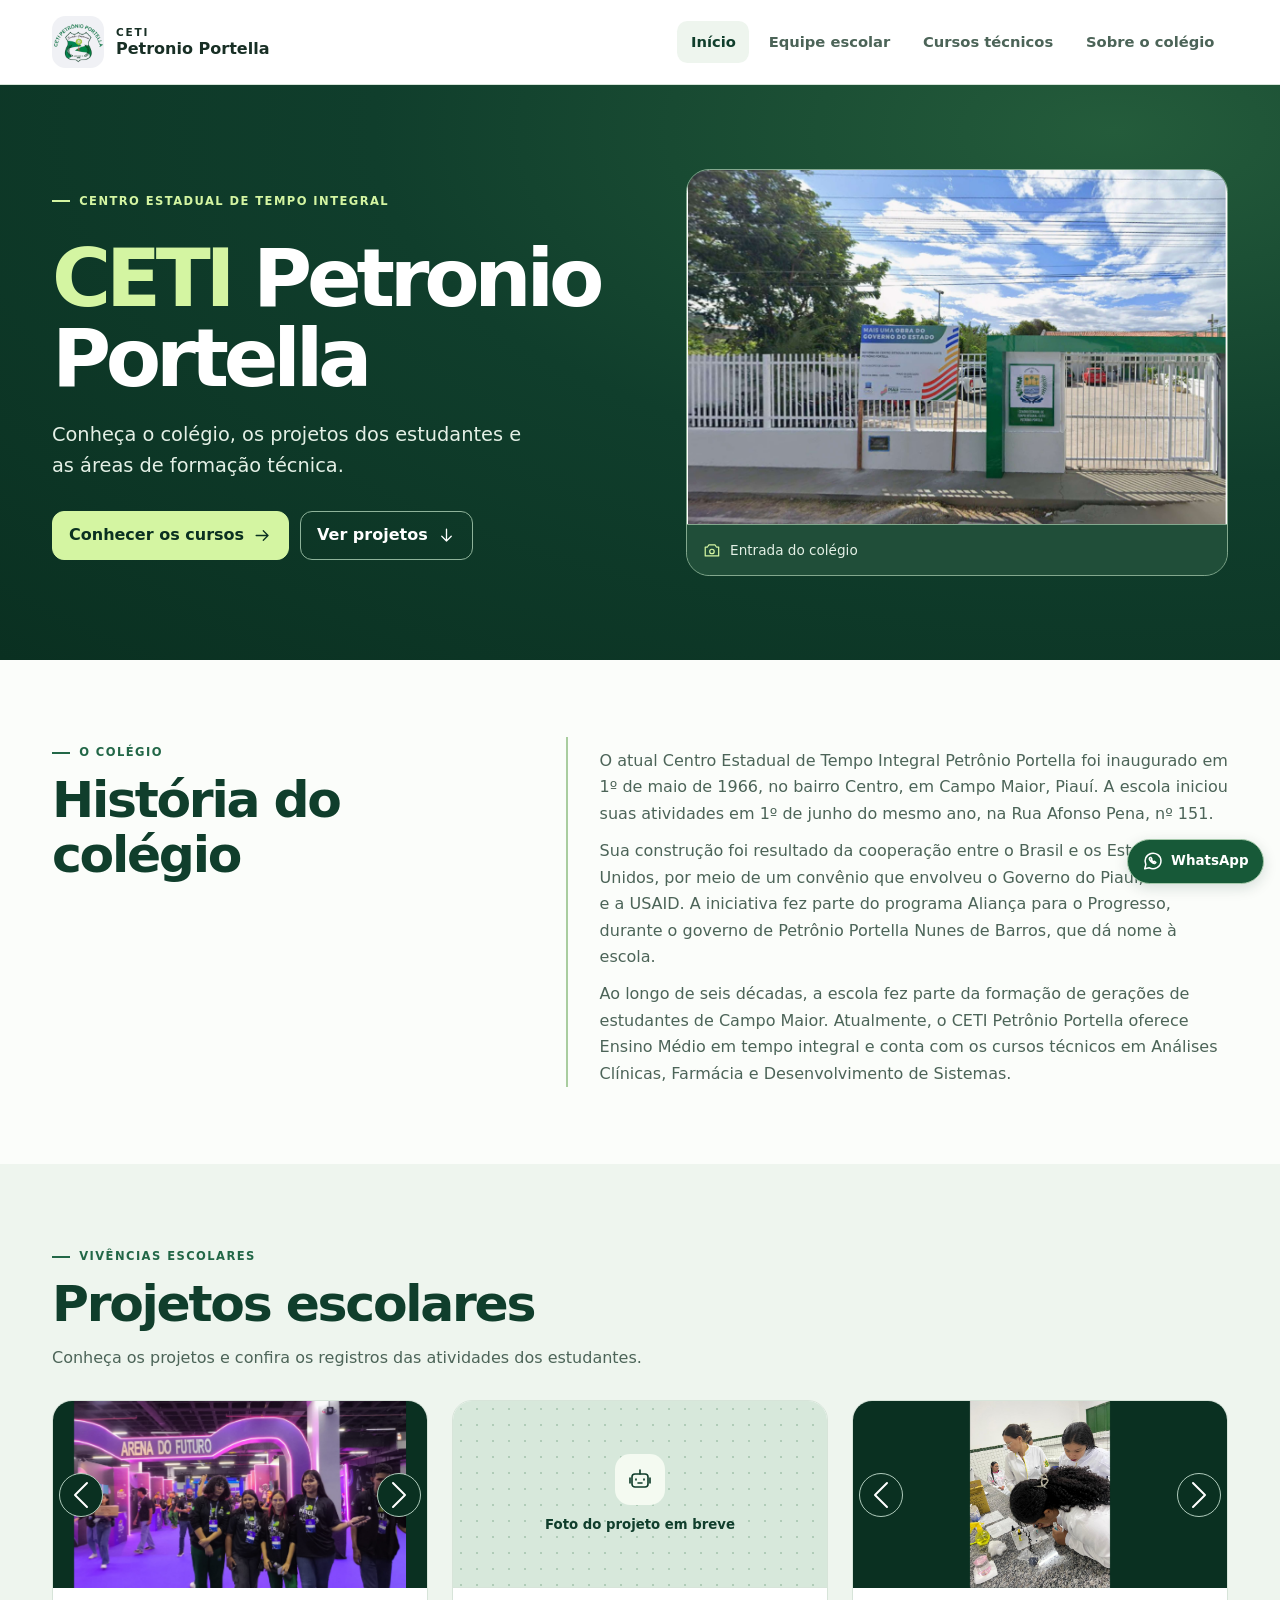
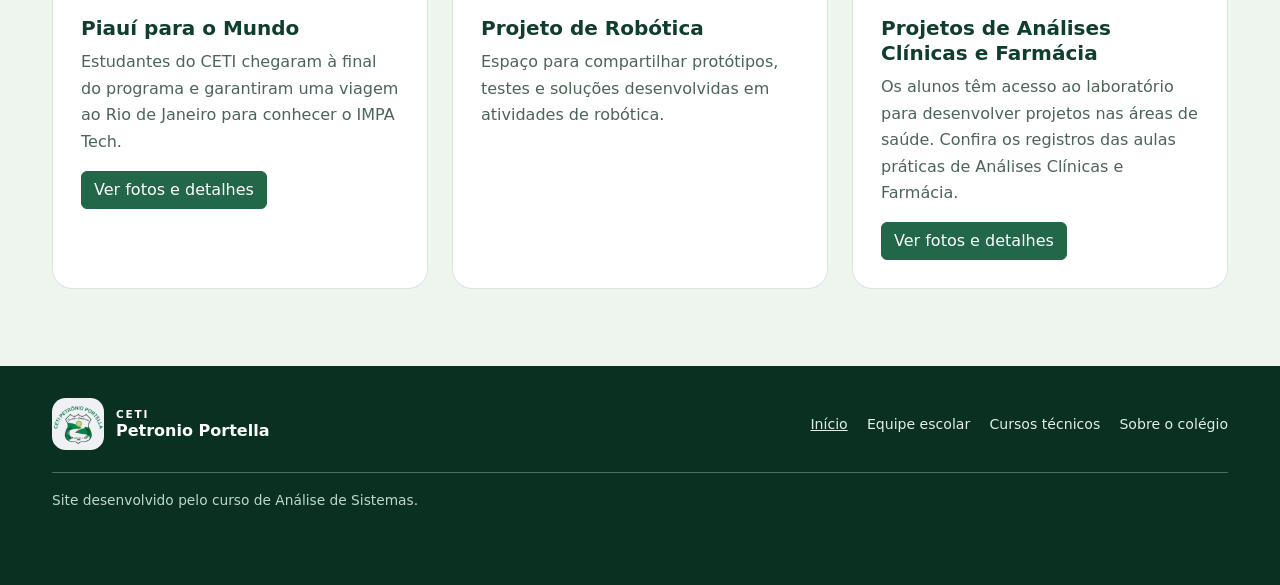
<file: index.html>
<!doctype html>
<html lang="pt-BR">
<head>
  <meta charset="utf-8">
  <meta name="viewport" content="width=device-width, initial-scale=1">
  <meta name="description" content="Conheça o CETI Petronio Portella, sua história e seus projetos escolares.">
  <meta name="theme-color" content="#103e2c">
  <title>Início | CETI Petronio Portella</title>
  <link rel="icon" type="image/png" sizes="64x64" href="assets/img/escola/favicon.png">
  <link rel="stylesheet" href="assets/vendor/bootstrap/bootstrap.min.css">
  <link rel="stylesheet" href="assets/css/site.css">
  <script defer src="assets/vendor/bootstrap/bootstrap.bundle.min.js"></script>
  <script defer src="assets/js/site.js"></script>
</head>
<body>
  <a class="skip-link" href="#conteudo">Pular para o conteúdo</a>
  <header class="site-header">
    <nav class="navbar navbar-expand-lg container site-container" aria-label="Menu principal">
      <a class="brand" href="index.html" aria-label="CETI Petronio Portella, início">
        <img class="brand-mark" src="assets/img/escola/logo.jpeg" alt="" width="52" height="52">
        <span class="brand-text"><span>CETI</span><strong>Petronio Portella</strong></span>
      </a>
      <button class="navbar-toggler" type="button" data-bs-toggle="collapse" data-bs-target="#menuPrincipal"
        aria-controls="menuPrincipal" aria-expanded="false" aria-label="Alternar menu principal">
        <span class="navbar-toggler-icon"></span>
      </button>
      <div class="collapse navbar-collapse justify-content-end" id="menuPrincipal">
        <ul class="navbar-nav">
          <li><a class="nav-link active" href="index.html" aria-current="page">Início</a></li>
          <li><a class="nav-link" href="professores.html">Equipe escolar</a></li>
          <li><a class="nav-link" href="cursos.html">Cursos técnicos</a></li>
          <li><a class="nav-link" href="sobre.html">Sobre o colégio</a></li>
        </ul>
      </div>
    </nav>
  </header>
  <main id="conteudo" tabindex="-1">
    <section class="hero">
      <div class="container site-container hero-grid">
        <div class="hero-copy">
          <span class="section-label">CENTRO ESTADUAL DE TEMPO INTEGRAL</span>
          <h1><span>CETI</span> Petronio<br class="d-none d-sm-block"> Portella</h1>
          <p>Conheça o colégio, os projetos dos estudantes e as áreas de formação técnica.</p>
          <div class="hero-actions">
            <a class="btn btn-lime" href="cursos.html">Conhecer os cursos <svg width="19" height="19" viewBox="0 0 24 24" fill="none" stroke="currentColor" stroke-width="1.65" stroke-linecap="round" stroke-linejoin="round" aria-hidden="true" focusable="false"><path d="M4 12h15m-6-6 6 6-6 6"/></svg></a>
            <a class="btn btn-hero-outline" href="#projetos">Ver projetos <svg width="19" height="19" viewBox="0 0 24 24" fill="none" stroke="currentColor" stroke-width="1.65" stroke-linecap="round" stroke-linejoin="round" aria-hidden="true" focusable="false"><path d="M12 4v15m-6-6 6 6 6-6"/></svg></a>
          </div>
        </div>
        <figure class="hero-visual">
          <img src="assets/img/escola/petronio.png" width="1185" height="775"
            alt="Fachada do CETI Petronio Portella com portão branco e pórtico verde">
          <figcaption><svg width="24" height="24" viewBox="0 0 24 24" fill="none" stroke="currentColor" stroke-width="1.65" stroke-linecap="round" stroke-linejoin="round" aria-hidden="true" focusable="false"><path d="M8 5l-2 3H3v12h18V8h-3l-2-3z"/><circle cx="12" cy="14" r="3"/></svg> <span>Entrada do colégio</span></figcaption>
        </figure>
      </div>
    </section>

    <section class="history section-pad" id="historia" aria-labelledby="tituloHistoria">
      <div class="container site-container history-grid">
        <div>
          <span class="section-label">O COLÉGIO</span>
          <h2 id="tituloHistoria">História do colégio</h2>
        </div>
        <div class="history-text">
          <p>O atual Centro Estadual de Tempo Integral Petrônio Portella foi inaugurado em 1º de maio de 1966, no bairro Centro, em Campo Maior, Piauí. A escola iniciou suas atividades em 1º de junho do mesmo ano, na Rua Afonso Pena, nº 151.</p>
          <p>Sua construção foi resultado da cooperação entre o Brasil e os Estados Unidos, por meio de um convênio que envolveu o Governo do Piauí, a Sudene e a USAID. A iniciativa fez parte do programa Aliança para o Progresso, durante o governo de Petrônio Portella Nunes de Barros, que dá nome à escola.</p>
          <p>Ao longo de seis décadas, a escola fez parte da formação de gerações de estudantes de Campo Maior. Atualmente, o CETI Petrônio Portella oferece Ensino Médio em tempo integral e conta com os cursos técnicos em Análises Clínicas, Farmácia e Desenvolvimento de Sistemas.</p>
        </div>
      </div>
    </section>

    <section class="section-pad soft-section" id="projetos" aria-labelledby="tituloProjetos">
      <div class="container site-container">
        <span class="section-label">VIVÊNCIAS ESCOLARES</span>
        <h2 id="tituloProjetos">Projetos escolares</h2>
        <p class="section-intro">Conheça os projetos e confira os registros das atividades dos estudantes.</p>
        <div class="row g-4">
          <!-- Para adicionar um projeto, copie um card e atualize título, descrição e foto. -->
          <div class="col-md-6 col-lg-4">
            <article class="card project-card h-100">
              <div id="carrosselPiMundo" class="carousel slide project-carousel" aria-label="Fotos do projeto Piauí para o Mundo">
                <div class="carousel-inner">
                  <!-- Mantenha as fotos deste projeto em assets/img/PiMundo/. A galeria ampliada usa estas mesmas imagens. -->
                  <div class="carousel-item active">
                    <button class="project-photo-button" type="button" data-bs-toggle="modal" data-bs-target="#modalPiMundo" aria-label="Ampliar foto 1 de 11 do projeto">
                      <img src="assets/img/PiMundo/WhatsApp%20Image%202026-11-09%20at%2022.52.54%20(1).jpeg"
                        alt="Grupo do CETI na entrada da Arena do Futuro" width="1599" height="899" loading="lazy">
                    </button>
                  </div>
                  <div class="carousel-item">
                    <button class="project-photo-button" type="button" data-bs-toggle="modal" data-bs-target="#modalPiMundo" aria-label="Ampliar foto 2 de 11 do projeto">
                      <img src="assets/img/PiMundo/WhatsApp%20Image%202026-11-09%20at%2022.24.32.jpeg"
                        alt="Estudantes e integrantes da equipe reunidos no pavilhão" width="960" height="1280" loading="lazy">
                    </button>
                  </div>
                  <div class="carousel-item">
                    <button class="project-photo-button" type="button" data-bs-toggle="modal" data-bs-target="#modalPiMundo" aria-label="Ampliar foto 3 de 11 do projeto">
                      <img src="assets/img/PiMundo/WhatsApp%20Image%202026-11-09%20at%2022.52.53%20(1).jpeg"
                        alt="Equipe atrás da mesa com a bandeira do CETI Petronio Portella" width="1201" height="1600" loading="lazy">
                    </button>
                  </div>
                  <div class="carousel-item">
                    <button class="project-photo-button" type="button" data-bs-toggle="modal" data-bs-target="#modalPiMundo" aria-label="Ampliar foto 4 de 11 do projeto">
                      <img src="assets/img/PiMundo/WhatsApp%20Image%202026-11-09%20at%2022.52.53.jpeg"
                        alt="Foto coletiva diante da entrada do evento Do Piauí para o Mundo" width="1200" height="1600" loading="lazy">
                    </button>
                  </div>
                  <div class="carousel-item">
                    <button class="project-photo-button" type="button" data-bs-toggle="modal" data-bs-target="#modalPiMundo" aria-label="Ampliar foto 5 de 11 do projeto">
                      <img src="assets/img/PiMundo/WhatsApp%20Image%202026-11-09%20at%2022.52.54.jpeg"
                        alt="Participantes mostram seus crachás do programa" width="1201" height="1600" loading="lazy">
                    </button>
                  </div>
                  <div class="carousel-item">
                    <button class="project-photo-button" type="button" data-bs-toggle="modal" data-bs-target="#modalPiMundo" aria-label="Ampliar foto 6 de 11 do projeto">
                      <img src="assets/img/PiMundo/WhatsApp%20Image%202026-11-09%20at%2022.52.55.jpeg"
                        alt="Grupo conversa em um estande com uma tela e um notebook" width="1201" height="1600" loading="lazy">
                    </button>
                  </div>
                  <div class="carousel-item">
                    <button class="project-photo-button" type="button" data-bs-toggle="modal" data-bs-target="#modalPiMundo" aria-label="Ampliar foto 7 de 11 do projeto">
                      <img src="assets/img/PiMundo/WhatsApp%20Image%202026-11-09%20at%2022.52.56%20(1).jpeg"
                        alt="Participantes reunidos junto à bancada de um estande" width="1201" height="1600" loading="lazy">
                    </button>
                  </div>
                  <div class="carousel-item">
                    <button class="project-photo-button" type="button" data-bs-toggle="modal" data-bs-target="#modalPiMundo" aria-label="Ampliar foto 8 de 11 do projeto">
                      <img src="assets/img/PiMundo/WhatsApp%20Image%202026-11-09%20at%2022.52.56%20(2).jpeg"
                        alt="Vista do pavilhão com visitantes circulando entre os estandes" width="1599" height="899" loading="lazy">
                    </button>
                  </div>
                  <div class="carousel-item">
                    <button class="project-photo-button" type="button" data-bs-toggle="modal" data-bs-target="#modalPiMundo" aria-label="Ampliar foto 9 de 11 do projeto">
                      <img src="assets/img/PiMundo/WhatsApp%20Image%202026-11-09%20at%2022.52.56%20(3).jpeg"
                        alt="Selfie do grupo diante do painel do evento" width="1040" height="780" loading="lazy">
                    </button>
                  </div>
                  <div class="carousel-item">
                    <button class="project-photo-button" type="button" data-bs-toggle="modal" data-bs-target="#modalPiMundo" aria-label="Ampliar foto 10 de 11 do projeto">
                      <img src="assets/img/PiMundo/WhatsApp%20Image%202026-11-09%20at%2022.52.56%20(4).jpeg"
                        alt="Participantes caminham em direção à entrada do evento" width="899" height="1599" loading="lazy">
                    </button>
                  </div>
                  <div class="carousel-item">
                    <button class="project-photo-button" type="button" data-bs-toggle="modal" data-bs-target="#modalPiMundo" aria-label="Ampliar foto 11 de 11 do projeto">
                      <img src="assets/img/PiMundo/WhatsApp%20Image%202026-11-09%20at%2022.52.56.jpeg"
                        alt="Estudantes conversam ao redor de um notebook no estande" width="1201" height="1600" loading="lazy">
                    </button>
                  </div>
                </div>
                <button class="carousel-control-prev" type="button" data-bs-target="#carrosselPiMundo" data-bs-slide="prev">
                  <span class="carousel-control-prev-icon" aria-hidden="true"></span>
                  <span class="visually-hidden">Foto anterior</span>
                </button>
                <button class="carousel-control-next" type="button" data-bs-target="#carrosselPiMundo" data-bs-slide="next">
                  <span class="carousel-control-next-icon" aria-hidden="true"></span>
                  <span class="visually-hidden">Próxima foto</span>
                </button>
              </div>
              <div class="card-body">
                <h3>Piauí para o Mundo</h3>
                <p>Estudantes do CETI chegaram à final do programa e garantiram uma viagem ao Rio de Janeiro para conhecer o IMPA Tech.</p>
                <button class="btn btn-school mt-3" type="button" data-bs-toggle="modal" data-bs-target="#modalPiMundo">Ver fotos e detalhes</button>
              </div>
            </article>
          </div>
          <div class="col-md-6 col-lg-4">
            <article class="card project-card h-100">
              <!-- Substitua o espaço por uma imagem em assets/img/projetos/ com texto alternativo. -->
              <div class="photo-placeholder project-media media-robotica">
                <span class="photo-icon"><svg width="24" height="24" viewBox="0 0 24 24" fill="none" stroke="currentColor" stroke-width="1.65" stroke-linecap="round" stroke-linejoin="round" aria-hidden="true" focusable="false"><rect x="4" y="7" width="16" height="13" rx="3"/><path d="M12 7V3m-4 9v1m8-1v1m-6 3h4M2 11v5m20-5v5"/></svg></span>
                <span>Foto do projeto em breve</span>
              </div>
              <div class="card-body">
                <h3>Projeto de Robótica</h3>
                <p>Espaço para compartilhar protótipos, testes e soluções desenvolvidas em atividades de robótica.</p>
              </div>
            </article>
          </div>
          <div class="col-md-6 col-lg-4">
            <article class="card project-card h-100">
              <div id="carrosselSaude" class="carousel slide project-carousel" aria-label="Aulas de Análises Clínicas e Farmácia">
                <div class="carousel-inner">
                  <!-- Adicione aqui os registros de aula em assets/img/projetosFarmAnalise/. -->
                  <div class="carousel-item active">
                    <button class="project-photo-button" type="button" data-bs-toggle="modal" data-bs-target="#modalSaude" aria-label="Ampliar foto 1 de 18 das aulas">
                      <img src="assets/img/projetosFarmAnalise/WhatsApp%20Image%202026-11-26%20at%2006.25.23.jpeg"
                        alt="Estudantes de jaleco acompanham uma atividade na bancada" width="960" height="1280" loading="lazy">
                    </button>
                  </div>
                  <div class="carousel-item">
                    <button class="project-photo-button" type="button" data-bs-toggle="modal" data-bs-target="#modalSaude" aria-label="Ampliar foto 2 de 18 das aulas">
                      <img src="assets/img/projetosFarmAnalise/WhatsApp%20Image%202026-11-26%20at%2006.19.21%20(1).jpeg"
                        alt="Mãos com luvas seguram um tubo com líquido amarelo no laboratório" width="720" height="1280" loading="lazy">
                    </button>
                  </div>
                  <div class="carousel-item">
                    <button class="project-photo-button" type="button" data-bs-toggle="modal" data-bs-target="#modalSaude" aria-label="Ampliar foto 3 de 18 das aulas">
                      <img src="assets/img/projetosFarmAnalise/WhatsApp%20Image%202026-11-26%20at%2006.19.21%20(2).jpeg"
                        alt="Estudante com jaleco e touca realiza uma atividade na bancada" width="720" height="1280" loading="lazy">
                    </button>
                  </div>
                  <div class="carousel-item">
                    <button class="project-photo-button" type="button" data-bs-toggle="modal" data-bs-target="#modalSaude" aria-label="Ampliar foto 4 de 18 das aulas">
                      <img src="assets/img/projetosFarmAnalise/WhatsApp%20Image%202026-11-26%20at%2006.19.21.jpeg"
                        alt="Estudante manipula materiais sobre a bancada do laboratório" width="960" height="1280" loading="lazy">
                    </button>
                  </div>
                  <div class="carousel-item">
                    <button class="project-photo-button" type="button" data-bs-toggle="modal" data-bs-target="#modalSaude" aria-label="Ampliar foto 5 de 18 das aulas">
                      <img src="assets/img/projetosFarmAnalise/WhatsApp%20Image%202026-11-26%20at%2006.19.22%20(1).jpeg"
                        alt="Bancada com recipientes, materiais e um modelo anatômico" width="720" height="1280" loading="lazy">
                    </button>
                  </div>
                  <div class="carousel-item">
                    <button class="project-photo-button" type="button" data-bs-toggle="modal" data-bs-target="#modalSaude" aria-label="Ampliar foto 6 de 18 das aulas">
                      <img src="assets/img/projetosFarmAnalise/WhatsApp%20Image%202026-11-26%20at%2006.19.22%20(2).jpeg"
                        alt="Microscópios organizados na bancada do laboratório" width="720" height="1280" loading="lazy">
                    </button>
                  </div>
                  <div class="carousel-item">
                    <button class="project-photo-button" type="button" data-bs-toggle="modal" data-bs-target="#modalSaude" aria-label="Ampliar foto 7 de 18 das aulas">
                      <img src="assets/img/projetosFarmAnalise/WhatsApp%20Image%202026-11-26%20at%2006.19.22%20(3).jpeg"
                        alt="Equipamento de laboratório com a tampa aberta sobre a bancada" width="720" height="1280" loading="lazy">
                    </button>
                  </div>
                  <div class="carousel-item">
                    <button class="project-photo-button" type="button" data-bs-toggle="modal" data-bs-target="#modalSaude" aria-label="Ampliar foto 8 de 18 das aulas">
                      <img src="assets/img/projetosFarmAnalise/WhatsApp%20Image%202026-11-26%20at%2006.19.22.jpeg"
                        alt="Vista da bancada com balanças e materiais para as aulas" width="720" height="1280" loading="lazy">
                    </button>
                  </div>
                  <div class="carousel-item">
                    <button class="project-photo-button" type="button" data-bs-toggle="modal" data-bs-target="#modalSaude" aria-label="Ampliar foto 9 de 18 das aulas">
                      <img src="assets/img/projetosFarmAnalise/WhatsApp%20Image%202026-11-26%20at%2006.25.22.jpeg"
                        alt="Frascos e lâmina com gotas coloridas durante uma atividade prática" width="960" height="1280" loading="lazy">
                    </button>
                  </div>
                  <div class="carousel-item">
                    <button class="project-photo-button" type="button" data-bs-toggle="modal" data-bs-target="#modalSaude" aria-label="Ampliar foto 10 de 18 das aulas">
                      <img src="assets/img/projetosFarmAnalise/WhatsApp%20Image%202026-11-26%20at%2006.25.23%20(1).jpeg"
                        alt="Materiais de uma aula prática dispostos sobre a bancada" width="960" height="1280" loading="lazy">
                    </button>
                  </div>
                  <div class="carousel-item">
                    <button class="project-photo-button" type="button" data-bs-toggle="modal" data-bs-target="#modalSaude" aria-label="Ampliar foto 11 de 18 das aulas">
                      <img src="assets/img/projetosFarmAnalise/WhatsApp%20Image%202026-11-26%20at%2006.25.24%20(1).jpeg"
                        alt="Estudantes realizam uma atividade com recipientes no laboratório" width="720" height="1280" loading="lazy">
                    </button>
                  </div>
                  <div class="carousel-item">
                    <button class="project-photo-button" type="button" data-bs-toggle="modal" data-bs-target="#modalSaude" aria-label="Ampliar foto 12 de 18 das aulas">
                      <img src="assets/img/projetosFarmAnalise/WhatsApp%20Image%202026-11-26%20at%2006.25.24%20(2).jpeg"
                        alt="Estudante com jaleco e touca mexe o conteúdo de um recipiente" width="720" height="1280" loading="lazy">
                    </button>
                  </div>
                  <div class="carousel-item">
                    <button class="project-photo-button" type="button" data-bs-toggle="modal" data-bs-target="#modalSaude" aria-label="Ampliar foto 13 de 18 das aulas">
                      <img src="assets/img/projetosFarmAnalise/WhatsApp%20Image%202026-11-26%20at%2006.25.24%20(3).jpeg"
                        alt="Mão com luva apresenta duas peças vermelhas produzidas na aula" width="1280" height="720" loading="lazy">
                    </button>
                  </div>
                  <div class="carousel-item">
                    <button class="project-photo-button" type="button" data-bs-toggle="modal" data-bs-target="#modalSaude" aria-label="Ampliar foto 14 de 18 das aulas">
                      <img src="assets/img/projetosFarmAnalise/WhatsApp%20Image%202026-11-26%20at%2006.25.24%20(4).jpeg"
                        alt="Grupo de estudantes participa de uma atividade prática no laboratório" width="960" height="1280" loading="lazy">
                    </button>
                  </div>
                  <div class="carousel-item">
                    <button class="project-photo-button" type="button" data-bs-toggle="modal" data-bs-target="#modalSaude" aria-label="Ampliar foto 15 de 18 das aulas">
                      <img src="assets/img/projetosFarmAnalise/WhatsApp%20Image%202026-11-26%20at%2006.25.24%20(5).jpeg"
                        alt="Estudante com equipamentos de proteção acompanha o preparo em um recipiente" width="960" height="1280" loading="lazy">
                    </button>
                  </div>
                  <div class="carousel-item">
                    <button class="project-photo-button" type="button" data-bs-toggle="modal" data-bs-target="#modalSaude" aria-label="Ampliar foto 16 de 18 das aulas">
                      <img src="assets/img/projetosFarmAnalise/WhatsApp%20Image%202026-11-26%20at%2006.25.24%20(6).jpeg"
                        alt="Estudante com jaleco e máscara trabalha junto à bancada" width="960" height="1280" loading="lazy">
                    </button>
                  </div>
                  <div class="carousel-item">
                    <button class="project-photo-button" type="button" data-bs-toggle="modal" data-bs-target="#modalSaude" aria-label="Ampliar foto 17 de 18 das aulas">
                      <img src="assets/img/projetosFarmAnalise/WhatsApp%20Image%202026-11-26%20at%2006.25.24%20(7).jpeg"
                        alt="Estudantes com equipamentos de proteção observam um material da atividade" width="960" height="1280" loading="lazy">
                    </button>
                  </div>
                  <div class="carousel-item">
                    <button class="project-photo-button" type="button" data-bs-toggle="modal" data-bs-target="#modalSaude" aria-label="Ampliar foto 18 de 18 das aulas">
                      <img src="assets/img/projetosFarmAnalise/WhatsApp%20Image%202026-11-26%20at%2006.25.24.jpeg"
                        alt="Mão com luva mostra uma peça produzida junto a moldes sobre a bancada" width="720" height="1280" loading="lazy">
                    </button>
                  </div>
                </div>
                <button class="carousel-control-prev" type="button" data-bs-target="#carrosselSaude" data-bs-slide="prev">
                  <span class="carousel-control-prev-icon" aria-hidden="true"></span>
                  <span class="visually-hidden">Foto anterior</span>
                </button>
                <button class="carousel-control-next" type="button" data-bs-target="#carrosselSaude" data-bs-slide="next">
                  <span class="carousel-control-next-icon" aria-hidden="true"></span>
                  <span class="visually-hidden">Próxima foto</span>
                </button>
              </div>
              <div class="card-body">
                <h3>Projetos de Análises Clínicas e Farmácia</h3>
                <p>Os alunos têm acesso ao laboratório para desenvolver projetos nas áreas de saúde. Confira os registros das aulas práticas de Análises Clínicas e Farmácia.</p>
                <button class="btn btn-school mt-3" type="button" data-bs-toggle="modal" data-bs-target="#modalSaude">Ver fotos e detalhes</button>
              </div>
            </article>
          </div>
        </div>
      </div>
    </section>
  </main>
  <footer class="site-footer">
    <div class="container site-container">
      <div class="footer-main">
        <a class="brand" href="index.html" aria-label="CETI Petronio Portella, início">
          <img class="brand-mark" src="assets/img/escola/logo.jpeg" alt="" width="52" height="52">
          <span class="brand-text"><span>CETI</span><strong>Petronio Portella</strong></span>
        </a>
        <nav aria-label="Links do rodapé">
          <ul class="footer-links">
            <li><a class="nav-link active" href="index.html" aria-current="page">Início</a></li>
            <li><a class="nav-link" href="professores.html">Equipe escolar</a></li>
            <li><a class="nav-link" href="cursos.html">Cursos técnicos</a></li>
            <li><a class="nav-link" href="sobre.html">Sobre o colégio</a></li>
          </ul>
        </nav>
      </div>
      <p class="footer-credit">Site desenvolvido pelo curso de Análise de Sistemas.</p>
    </div>
  </footer>
  <a class="whatsapp-float" href="sobre.html#contatos" data-whatsapp aria-label="WhatsApp, consultar disponibilidade"><svg width="22" height="22" viewBox="0 0 24 24" fill="none" stroke="currentColor" stroke-width="1.65" stroke-linecap="round" stroke-linejoin="round" aria-hidden="true" focusable="false"><path d="M20.7 11.7a8.7 8.7 0 0 1-13 7.6L3 20.5l1.2-4.5a8.7 8.7 0 1 1 16.5-4.3z"/><path d="M8.4 8.5c-.6.6-.2 2.5 1.6 4.3s3.7 2.2 4.3 1.6l.8-.8-1.7-1.2-.8.6a7.5 7.5 0 0 1-2.3-2.3l.6-.8L9.7 8z"/></svg><span>WhatsApp</span></a>
  <div class="modal fade" id="modalPiMundo" data-project-carousel="#carrosselPiMundo" tabindex="-1" aria-labelledby="tituloModalPiMundo" aria-hidden="true">
    <div class="modal-dialog modal-lg modal-dialog-centered modal-dialog-scrollable">
      <div class="modal-content">
        <div class="modal-header">
          <h2 class="modal-title h4" id="tituloModalPiMundo">Piauí para o Mundo</h2>
          <button type="button" class="btn-close" data-bs-dismiss="modal" aria-label="Fechar projeto"></button>
        </div>
        <div class="modal-body">
          <p>O “Do Piauí para o Mundo” é um programa do Governo do Estado do Piauí, executado por meio da Seduc-PI, voltado à internacionalização, à ciência, à tecnologia, à inovação, à liderança e ao empreendedorismo.</p>
          <p>Nossos alunos participaram de várias etapas. Entre 45 mil participantes, chegaram à final e garantiram a viagem ao Rio de Janeiro para conhecer o IMPA Tech.</p>
          <div id="carrosselModalPiMundo" class="carousel project-carousel project-carousel-expanded" aria-label="Fotos ampliadas do projeto Piauí para o Mundo">
            <div class="carousel-inner" aria-live="polite"></div>
            <button class="carousel-control-prev" type="button" data-bs-target="#carrosselModalPiMundo" data-bs-slide="prev">
              <span class="carousel-control-prev-icon" aria-hidden="true"></span>
              <span class="visually-hidden">Foto anterior</span>
            </button>
            <button class="carousel-control-next" type="button" data-bs-target="#carrosselModalPiMundo" data-bs-slide="next">
              <span class="carousel-control-next-icon" aria-hidden="true"></span>
              <span class="visually-hidden">Próxima foto</span>
            </button>
          </div>
        </div>
      </div>
    </div>
  </div>
  <div class="modal fade" id="modalSaude" data-project-carousel="#carrosselSaude" tabindex="-1" aria-labelledby="tituloModalSaude" aria-hidden="true">
    <div class="modal-dialog modal-lg modal-dialog-centered modal-dialog-scrollable">
      <div class="modal-content">
        <div class="modal-header">
          <h2 class="modal-title h4" id="tituloModalSaude">Projetos de Análises Clínicas e Farmácia</h2>
          <button type="button" class="btn-close" data-bs-dismiss="modal" aria-label="Fechar projeto"></button>
        </div>
        <div class="modal-body">
          <p>Os alunos dos cursos de Análises Clínicas e Farmácia têm acesso ao laboratório para desenvolver atividades práticas e produzir projetos nas áreas de saúde. Esse espaço aproxima os conteúdos estudados em sala de aula das experiências de aprendizagem com materiais e equipamentos.</p>
          <p>As fotos retratam momentos das aulas e a participação dos estudantes nas atividades do laboratório, com acompanhamento dos professores.</p>
          <div id="carrosselModalSaude" class="carousel project-carousel project-carousel-expanded" aria-label="Fotos ampliadas das aulas de Análises Clínicas e Farmácia">
            <div class="carousel-inner" aria-live="polite"></div>
            <button class="carousel-control-prev" type="button" data-bs-target="#carrosselModalSaude" data-bs-slide="prev">
              <span class="carousel-control-prev-icon" aria-hidden="true"></span>
              <span class="visually-hidden">Foto anterior</span>
            </button>
            <button class="carousel-control-next" type="button" data-bs-target="#carrosselModalSaude" data-bs-slide="next">
              <span class="carousel-control-next-icon" aria-hidden="true"></span>
              <span class="visually-hidden">Próxima foto</span>
            </button>
          </div>
        </div>
      </div>
    </div>
  </div>
</body>
</html>
</file>
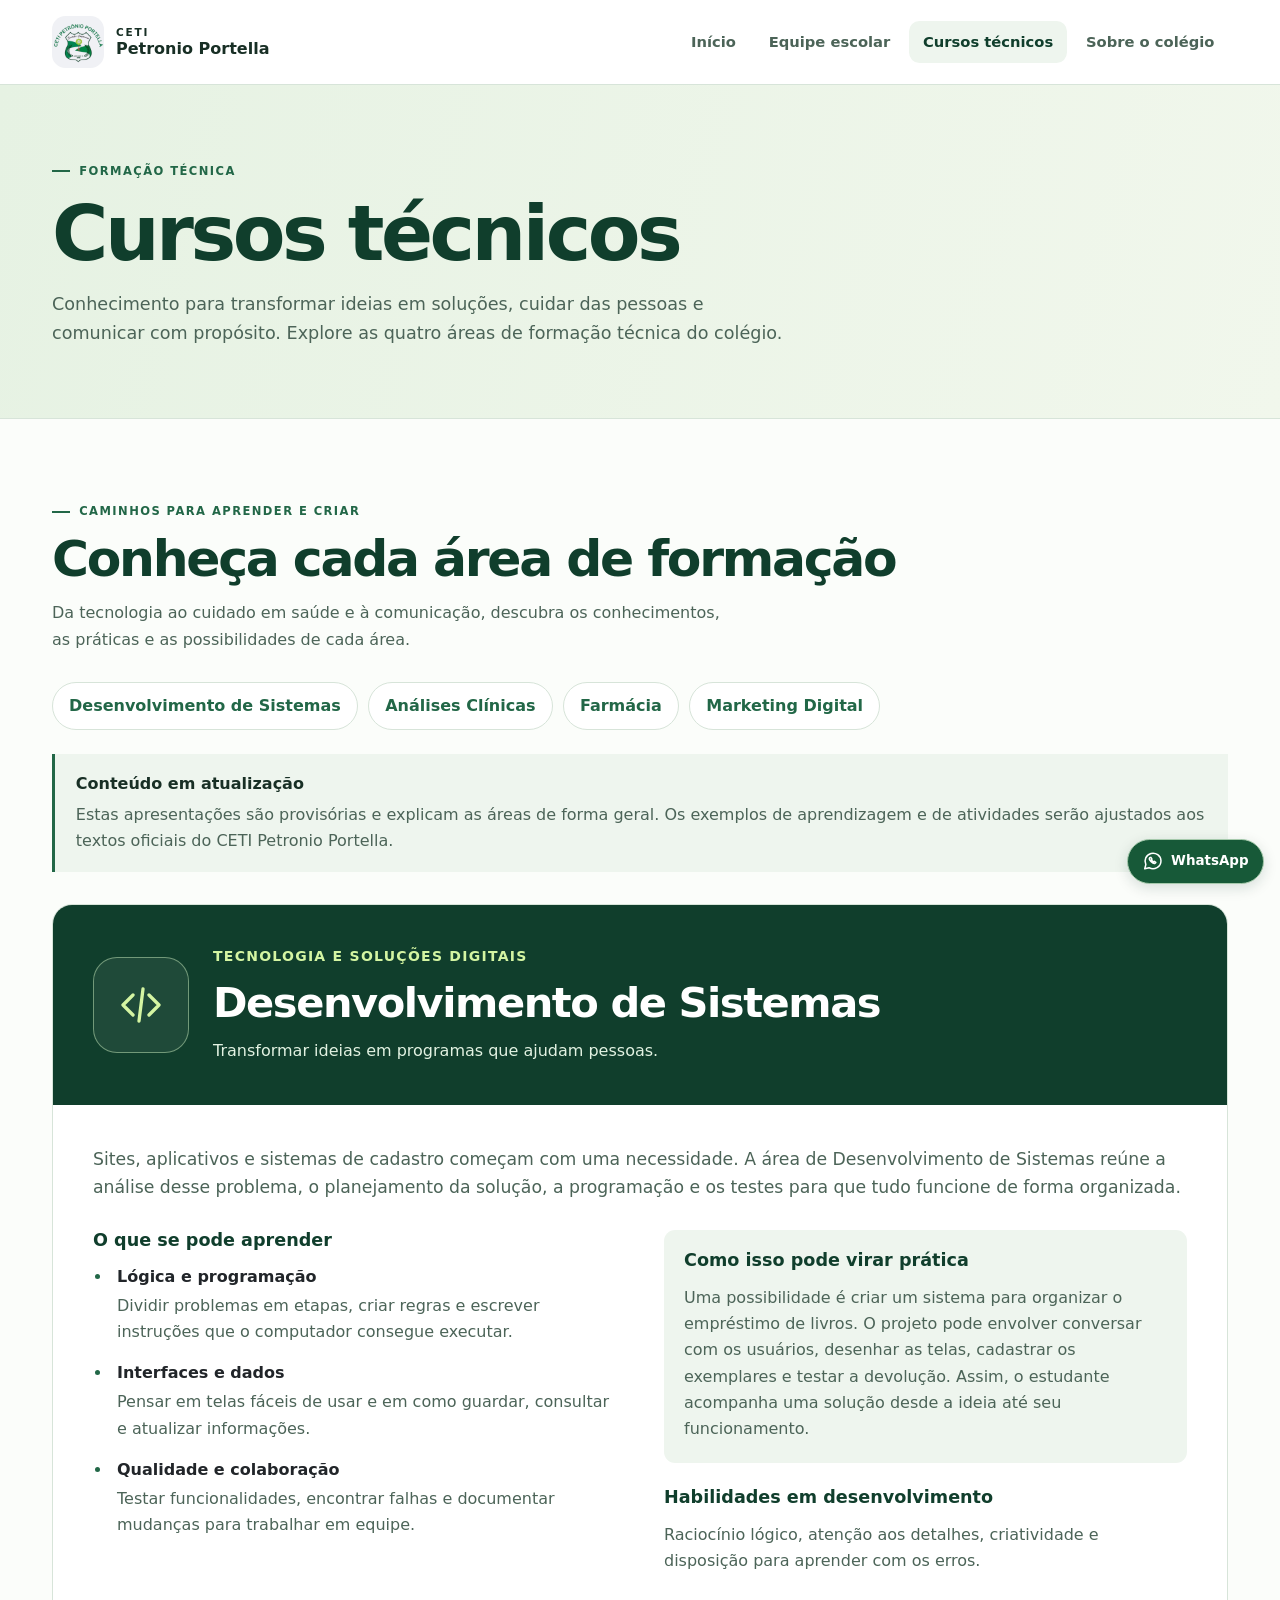
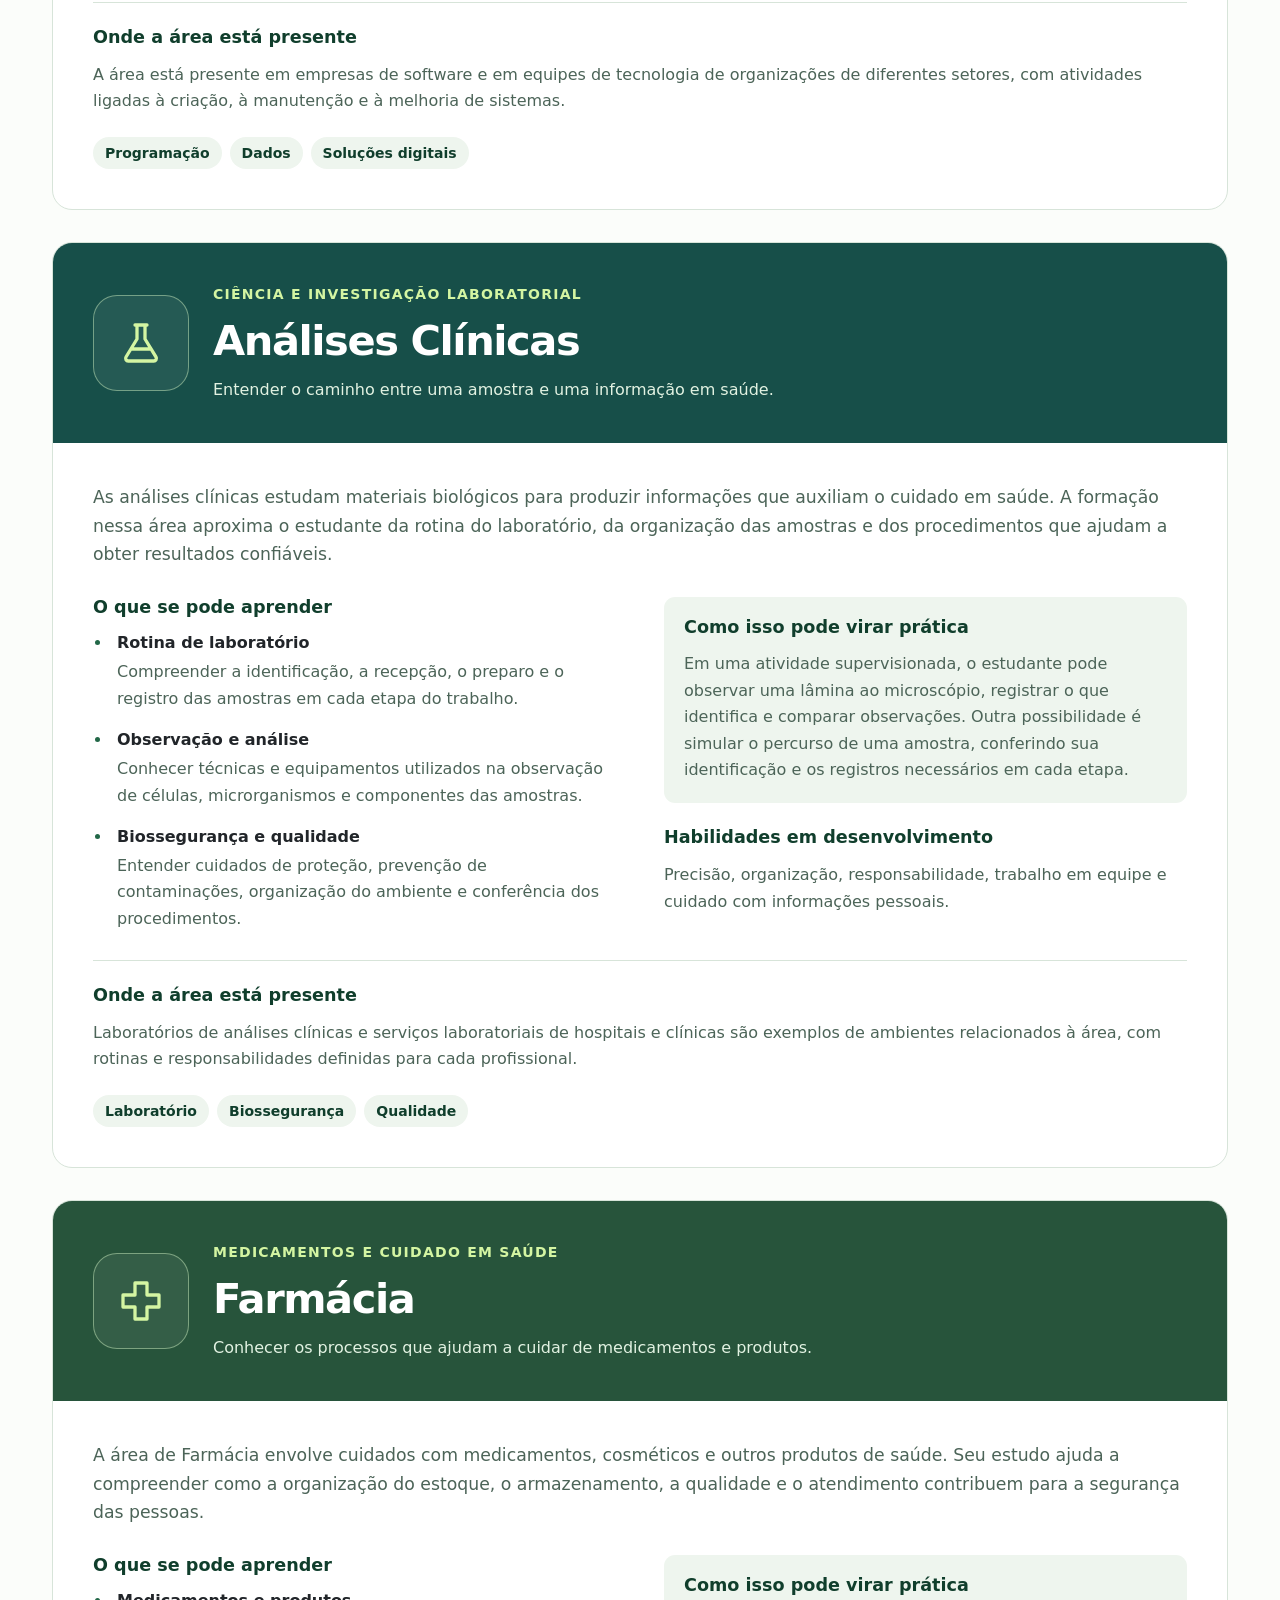
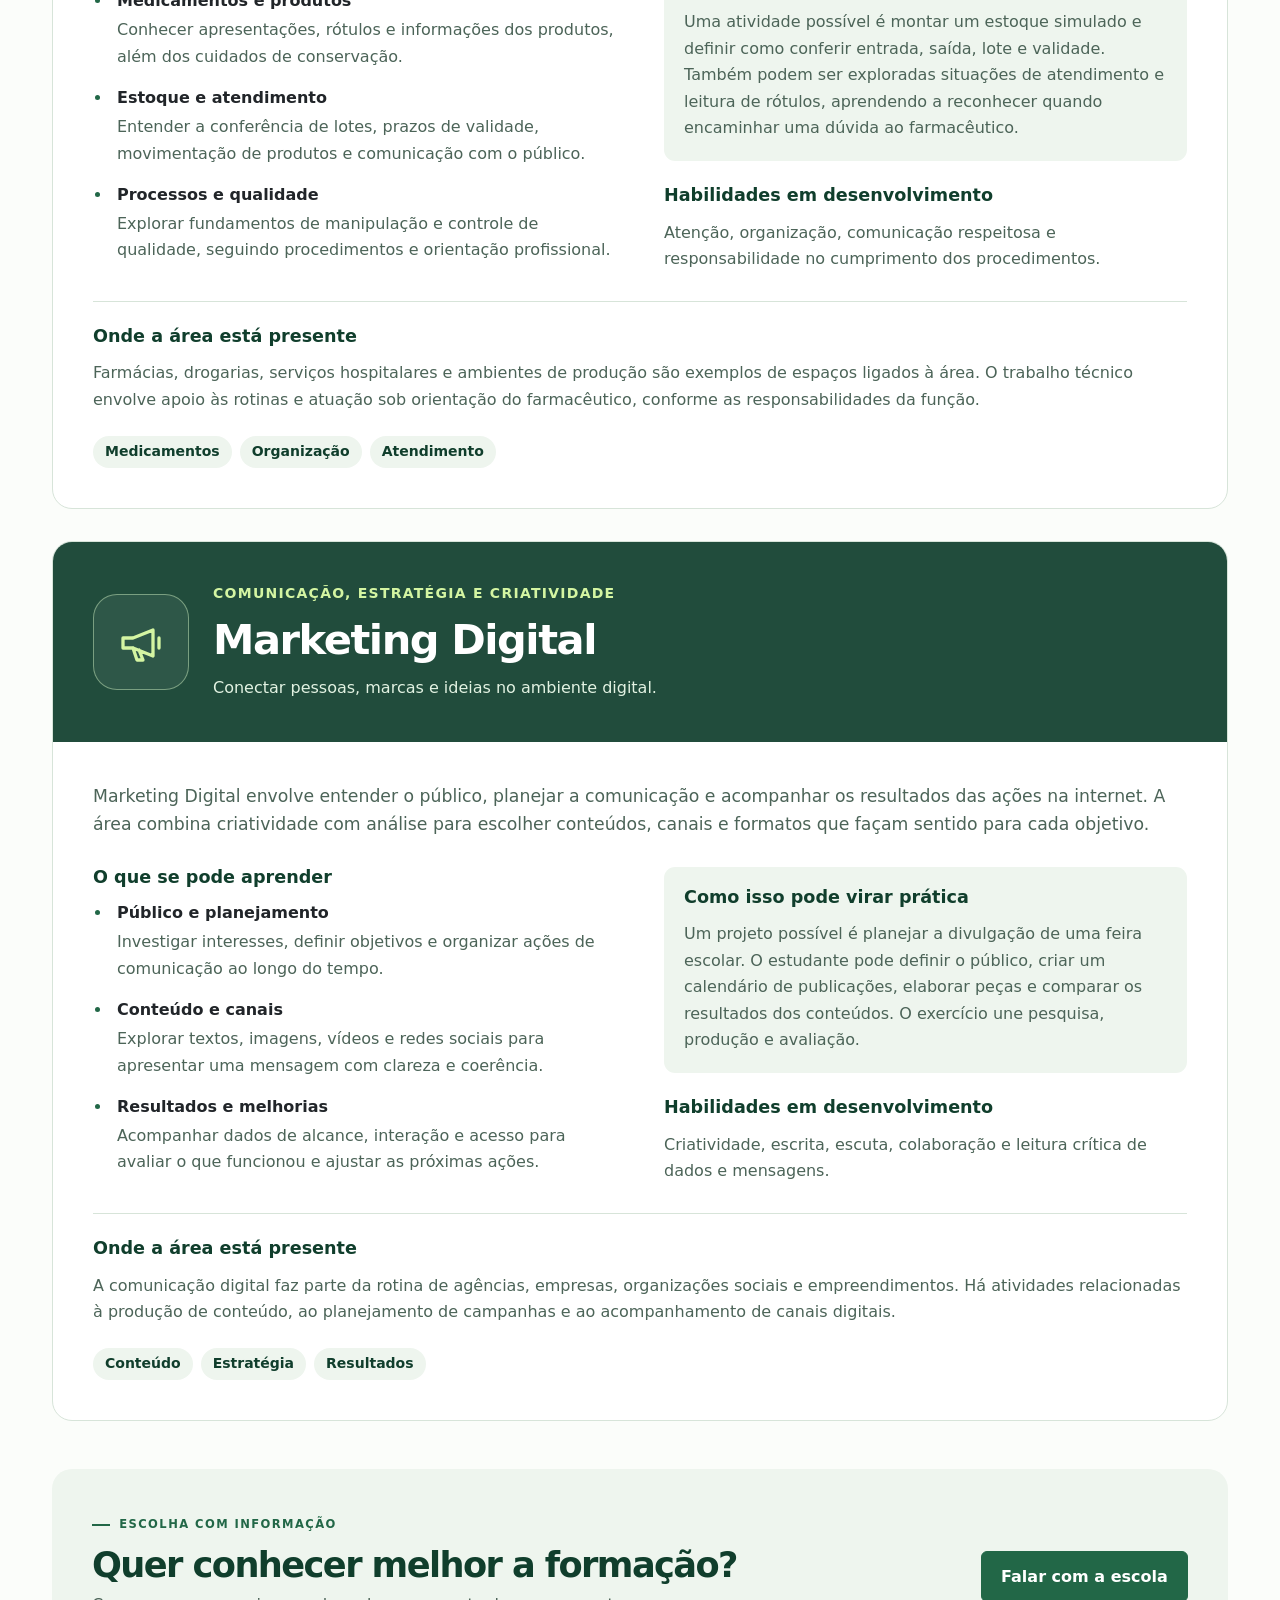
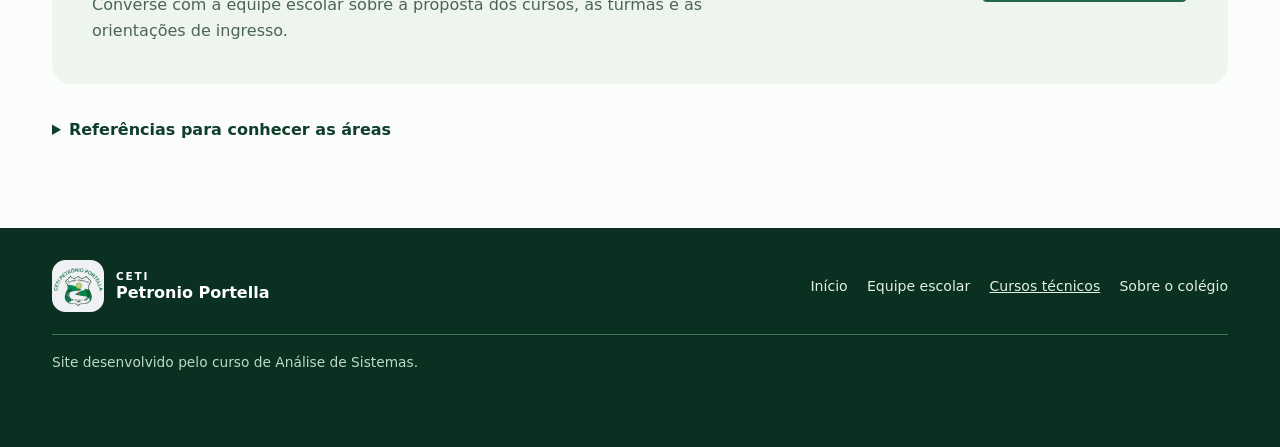
<file: cursos.html>
<!doctype html>
<html lang="pt-BR">
<head>
  <meta charset="utf-8">
  <meta name="viewport" content="width=device-width, initial-scale=1">
  <meta name="description" content="Conheça as quatro áreas de formação técnica do CETI Petronio Portella.">
  <meta name="theme-color" content="#103e2c">
  <title>Cursos técnicos | CETI Petronio Portella</title>
  <link rel="icon" type="image/png" sizes="64x64" href="assets/img/escola/favicon.png">
  <link rel="stylesheet" href="assets/vendor/bootstrap/bootstrap.min.css">
  <link rel="stylesheet" href="assets/css/site.css">
  <script defer src="assets/vendor/bootstrap/bootstrap.bundle.min.js"></script>
  <script defer src="assets/js/site.js"></script>
</head>
<body>
  <a class="skip-link" href="#conteudo">Pular para o conteúdo</a>
  <header class="site-header">
    <nav class="navbar navbar-expand-lg container site-container" aria-label="Menu principal">
      <a class="brand" href="index.html" aria-label="CETI Petronio Portella, início">
        <img class="brand-mark" src="assets/img/escola/logo.jpeg" alt="" width="52" height="52">
        <span class="brand-text"><span>CETI</span><strong>Petronio Portella</strong></span>
      </a>
      <button class="navbar-toggler" type="button" data-bs-toggle="collapse" data-bs-target="#menuPrincipal"
        aria-controls="menuPrincipal" aria-expanded="false" aria-label="Alternar menu principal">
        <span class="navbar-toggler-icon"></span>
      </button>
      <div class="collapse navbar-collapse justify-content-end" id="menuPrincipal">
        <ul class="navbar-nav">
          <li><a class="nav-link" href="index.html">Início</a></li>
          <li><a class="nav-link" href="professores.html">Equipe escolar</a></li>
          <li><a class="nav-link active" href="cursos.html" aria-current="page">Cursos técnicos</a></li>
          <li><a class="nav-link" href="sobre.html">Sobre o colégio</a></li>
        </ul>
      </div>
    </nav>
  </header>
  <main id="conteudo" tabindex="-1">
    <section class="subhero">
      <div class="container site-container">
        <span class="section-label">FORMAÇÃO TÉCNICA</span>
        <h1>Cursos técnicos</h1>
        <p>Conhecimento para transformar ideias em soluções, cuidar das pessoas e comunicar com propósito. Explore as quatro áreas de formação técnica do colégio.</p>
      </div>
    </section>
    <section class="section-pad" aria-labelledby="tituloCursos">
      <div class="container site-container">
        <span class="section-label">CAMINHOS PARA APRENDER E CRIAR</span>
        <h2 id="tituloCursos">Conheça cada área de formação</h2>
        <p class="section-intro">Da tecnologia ao cuidado em saúde e à comunicação, descubra os conhecimentos, as práticas e as possibilidades de cada área.</p>
        <nav class="course-navigation" aria-label="Ir para um curso">
          <a href="#sistemas">Desenvolvimento de Sistemas</a>
          <a href="#analises">Análises Clínicas</a>
          <a href="#farmacia">Farmácia</a>
          <a href="#marketing">Marketing Digital</a>
        </nav>
        <aside class="course-notice" aria-label="Sobre estas descrições">
          <strong>Conteúdo em atualização</strong>
          <p>Estas apresentações são provisórias e explicam as áreas de forma geral. Os exemplos de aprendizagem e de atividades serão ajustados aos textos oficiais do CETI Petronio Portella.</p>
        </aside>
        <!-- Atualize os conteúdos abaixo com a proposta pedagógica oficial de cada curso. -->
        <article class="card course-card course-detail" id="sistemas" aria-labelledby="titulo-sistemas">
          <div class="course-banner">
            <span class="course-emblem"><svg width="24" height="24" viewBox="0 0 24 24" fill="none" stroke="currentColor" stroke-width="1.65" stroke-linecap="round" stroke-linejoin="round" aria-hidden="true" focusable="false"><path d="m8 7-5 5 5 5m8-10 5 5-5 5m-3-13-2 16"/></svg></span>
            <div>
              <p class="course-kicker">TECNOLOGIA E SOLUÇÕES DIGITAIS</p>
              <h3 id="titulo-sistemas">Desenvolvimento de Sistemas</h3>
              <p class="course-lead">Transformar ideias em programas que ajudam pessoas.</p>
            </div>
          </div>
          <div class="card-body">
            <p class="course-overview">Sites, aplicativos e sistemas de cadastro começam com uma necessidade. A área de Desenvolvimento de Sistemas reúne a análise desse problema, o planejamento da solução, a programação e os testes para que tudo funcione de forma organizada.</p>
            <div class="course-columns">
              <section aria-labelledby="aprendizado-sistemas">
                <h4 id="aprendizado-sistemas">O que se pode aprender</h4>
                <ul class="course-topics">
                  <li><strong>Lógica e programação</strong><p>Dividir problemas em etapas, criar regras e escrever instruções que o computador consegue executar.</p></li>
                  <li><strong>Interfaces e dados</strong><p>Pensar em telas fáceis de usar e em como guardar, consultar e atualizar informações.</p></li>
                  <li><strong>Qualidade e colaboração</strong><p>Testar funcionalidades, encontrar falhas e documentar mudanças para trabalhar em equipe.</p></li>
                </ul>
              </section>
              <div>
                <section class="activity" aria-labelledby="pratica-sistemas">
                  <h4 id="pratica-sistemas">Como isso pode virar prática</h4>
                  <p>Uma possibilidade é criar um sistema para organizar o empréstimo de livros. O projeto pode envolver conversar com os usuários, desenhar as telas, cadastrar os exemplares e testar a devolução. Assim, o estudante acompanha uma solução desde a ideia até seu funcionamento.</p>
                </section>
                <section class="course-skills" aria-labelledby="habilidades-sistemas">
                  <h4 id="habilidades-sistemas">Habilidades em desenvolvimento</h4>
                  <p>Raciocínio lógico, atenção aos detalhes, criatividade e disposição para aprender com os erros.</p>
                </section>
              </div>
            </div>
            <section class="course-outlook" aria-labelledby="atuacao-sistemas">
              <h4 id="atuacao-sistemas">Onde a área está presente</h4>
              <p>A área está presente em empresas de software e em equipes de tecnologia de organizações de diferentes setores, com atividades ligadas à criação, à manutenção e à melhoria de sistemas.</p>
            </section>
            <div class="course-tags" aria-label="Temas de Desenvolvimento de Sistemas"><span>Programação</span><span>Dados</span><span>Soluções digitais</span></div>
          </div>
        </article>
        <article class="card course-card course-detail" id="analises" aria-labelledby="titulo-analises">
          <div class="course-banner">
            <span class="course-emblem"><svg width="24" height="24" viewBox="0 0 24 24" fill="none" stroke="currentColor" stroke-width="1.65" stroke-linecap="round" stroke-linejoin="round" aria-hidden="true" focusable="false"><path d="M9 3h6m-5 0v7L4.5 19a1.3 1.3 0 0 0 1.1 2h12.8a1.3 1.3 0 0 0 1.1-2L14 10V3M7 15h10"/></svg></span>
            <div>
              <p class="course-kicker">CIÊNCIA E INVESTIGAÇÃO LABORATORIAL</p>
              <h3 id="titulo-analises">Análises Clínicas</h3>
              <p class="course-lead">Entender o caminho entre uma amostra e uma informação em saúde.</p>
            </div>
          </div>
          <div class="card-body">
            <p class="course-overview">As análises clínicas estudam materiais biológicos para produzir informações que auxiliam o cuidado em saúde. A formação nessa área aproxima o estudante da rotina do laboratório, da organização das amostras e dos procedimentos que ajudam a obter resultados confiáveis.</p>
            <div class="course-columns">
              <section aria-labelledby="aprendizado-analises">
                <h4 id="aprendizado-analises">O que se pode aprender</h4>
                <ul class="course-topics">
                  <li><strong>Rotina de laboratório</strong><p>Compreender a identificação, a recepção, o preparo e o registro das amostras em cada etapa do trabalho.</p></li>
                  <li><strong>Observação e análise</strong><p>Conhecer técnicas e equipamentos utilizados na observação de células, microrganismos e componentes das amostras.</p></li>
                  <li><strong>Biossegurança e qualidade</strong><p>Entender cuidados de proteção, prevenção de contaminações, organização do ambiente e conferência dos procedimentos.</p></li>
                </ul>
              </section>
              <div>
                <section class="activity" aria-labelledby="pratica-analises">
                  <h4 id="pratica-analises">Como isso pode virar prática</h4>
                  <p>Em uma atividade supervisionada, o estudante pode observar uma lâmina ao microscópio, registrar o que identifica e comparar observações. Outra possibilidade é simular o percurso de uma amostra, conferindo sua identificação e os registros necessários em cada etapa.</p>
                </section>
                <section class="course-skills" aria-labelledby="habilidades-analises">
                  <h4 id="habilidades-analises">Habilidades em desenvolvimento</h4>
                  <p>Precisão, organização, responsabilidade, trabalho em equipe e cuidado com informações pessoais.</p>
                </section>
              </div>
            </div>
            <section class="course-outlook" aria-labelledby="atuacao-analises">
              <h4 id="atuacao-analises">Onde a área está presente</h4>
              <p>Laboratórios de análises clínicas e serviços laboratoriais de hospitais e clínicas são exemplos de ambientes relacionados à área, com rotinas e responsabilidades definidas para cada profissional.</p>
            </section>
            <div class="course-tags" aria-label="Temas de Análises Clínicas"><span>Laboratório</span><span>Biossegurança</span><span>Qualidade</span></div>
          </div>
        </article>
        <article class="card course-card course-detail" id="farmacia" aria-labelledby="titulo-farmacia">
          <div class="course-banner">
            <span class="course-emblem"><svg width="24" height="24" viewBox="0 0 24 24" fill="none" stroke="currentColor" stroke-width="1.65" stroke-linecap="round" stroke-linejoin="round" aria-hidden="true" focusable="false"><path d="M9 3h6v6h6v6h-6v6H9v-6H3V9h6z"/></svg></span>
            <div>
              <p class="course-kicker">MEDICAMENTOS E CUIDADO EM SAÚDE</p>
              <h3 id="titulo-farmacia">Farmácia</h3>
              <p class="course-lead">Conhecer os processos que ajudam a cuidar de medicamentos e produtos.</p>
            </div>
          </div>
          <div class="card-body">
            <p class="course-overview">A área de Farmácia envolve cuidados com medicamentos, cosméticos e outros produtos de saúde. Seu estudo ajuda a compreender como a organização do estoque, o armazenamento, a qualidade e o atendimento contribuem para a segurança das pessoas.</p>
            <div class="course-columns">
              <section aria-labelledby="aprendizado-farmacia">
                <h4 id="aprendizado-farmacia">O que se pode aprender</h4>
                <ul class="course-topics">
                  <li><strong>Medicamentos e produtos</strong><p>Conhecer apresentações, rótulos e informações dos produtos, além dos cuidados de conservação.</p></li>
                  <li><strong>Estoque e atendimento</strong><p>Entender a conferência de lotes, prazos de validade, movimentação de produtos e comunicação com o público.</p></li>
                  <li><strong>Processos e qualidade</strong><p>Explorar fundamentos de manipulação e controle de qualidade, seguindo procedimentos e orientação profissional.</p></li>
                </ul>
              </section>
              <div>
                <section class="activity" aria-labelledby="pratica-farmacia">
                  <h4 id="pratica-farmacia">Como isso pode virar prática</h4>
                  <p>Uma atividade possível é montar um estoque simulado e definir como conferir entrada, saída, lote e validade. Também podem ser exploradas situações de atendimento e leitura de rótulos, aprendendo a reconhecer quando encaminhar uma dúvida ao farmacêutico.</p>
                </section>
                <section class="course-skills" aria-labelledby="habilidades-farmacia">
                  <h4 id="habilidades-farmacia">Habilidades em desenvolvimento</h4>
                  <p>Atenção, organização, comunicação respeitosa e responsabilidade no cumprimento dos procedimentos.</p>
                </section>
              </div>
            </div>
            <section class="course-outlook" aria-labelledby="atuacao-farmacia">
              <h4 id="atuacao-farmacia">Onde a área está presente</h4>
              <p>Farmácias, drogarias, serviços hospitalares e ambientes de produção são exemplos de espaços ligados à área. O trabalho técnico envolve apoio às rotinas e atuação sob orientação do farmacêutico, conforme as responsabilidades da função.</p>
            </section>
            <div class="course-tags" aria-label="Temas de Farmácia"><span>Medicamentos</span><span>Organização</span><span>Atendimento</span></div>
          </div>
        </article>
        <article class="card course-card course-detail" id="marketing" aria-labelledby="titulo-marketing">
          <div class="course-banner">
            <span class="course-emblem"><svg width="24" height="24" viewBox="0 0 24 24" fill="none" stroke="currentColor" stroke-width="1.65" stroke-linecap="round" stroke-linejoin="round" aria-hidden="true" focusable="false"><path d="M3 10v5h5l10 4V6L8 10H3zm5 5 2 6h3l-2-5m10-6v5"/></svg></span>
            <div>
              <p class="course-kicker">COMUNICAÇÃO, ESTRATÉGIA E CRIATIVIDADE</p>
              <h3 id="titulo-marketing">Marketing Digital</h3>
              <p class="course-lead">Conectar pessoas, marcas e ideias no ambiente digital.</p>
            </div>
          </div>
          <div class="card-body">
            <p class="course-overview">Marketing Digital envolve entender o público, planejar a comunicação e acompanhar os resultados das ações na internet. A área combina criatividade com análise para escolher conteúdos, canais e formatos que façam sentido para cada objetivo.</p>
            <div class="course-columns">
              <section aria-labelledby="aprendizado-marketing">
                <h4 id="aprendizado-marketing">O que se pode aprender</h4>
                <ul class="course-topics">
                  <li><strong>Público e planejamento</strong><p>Investigar interesses, definir objetivos e organizar ações de comunicação ao longo do tempo.</p></li>
                  <li><strong>Conteúdo e canais</strong><p>Explorar textos, imagens, vídeos e redes sociais para apresentar uma mensagem com clareza e coerência.</p></li>
                  <li><strong>Resultados e melhorias</strong><p>Acompanhar dados de alcance, interação e acesso para avaliar o que funcionou e ajustar as próximas ações.</p></li>
                </ul>
              </section>
              <div>
                <section class="activity" aria-labelledby="pratica-marketing">
                  <h4 id="pratica-marketing">Como isso pode virar prática</h4>
                  <p>Um projeto possível é planejar a divulgação de uma feira escolar. O estudante pode definir o público, criar um calendário de publicações, elaborar peças e comparar os resultados dos conteúdos. O exercício une pesquisa, produção e avaliação.</p>
                </section>
                <section class="course-skills" aria-labelledby="habilidades-marketing">
                  <h4 id="habilidades-marketing">Habilidades em desenvolvimento</h4>
                  <p>Criatividade, escrita, escuta, colaboração e leitura crítica de dados e mensagens.</p>
                </section>
              </div>
            </div>
            <section class="course-outlook" aria-labelledby="atuacao-marketing">
              <h4 id="atuacao-marketing">Onde a área está presente</h4>
              <p>A comunicação digital faz parte da rotina de agências, empresas, organizações sociais e empreendimentos. Há atividades relacionadas à produção de conteúdo, ao planejamento de campanhas e ao acompanhamento de canais digitais.</p>
            </section>
            <div class="course-tags" aria-label="Temas de Marketing Digital"><span>Conteúdo</span><span>Estratégia</span><span>Resultados</span></div>
          </div>
        </article>
        <section class="course-next-step" aria-labelledby="tituloOrientacao">
          <div>
            <span class="section-label">ESCOLHA COM INFORMAÇÃO</span>
            <h2 id="tituloOrientacao">Quer conhecer melhor a formação?</h2>
            <p>Converse com a equipe escolar sobre a proposta dos cursos, as turmas e as orientações de ingresso.</p>
          </div>
          <a class="btn btn-school" href="sobre.html#contatos">Falar com a escola</a>
        </section>
        <details class="course-references">
          <summary>Referências para conhecer as áreas</summary>
          <p>As fontes a seguir apresentam as áreas em outras instituições e apoiam esta explicação geral.</p>
          <ul>
            <li><a href="https://cursos.ifsp.edu.br/tecnico-concomitante/curso/BRI14100/">Desenvolvimento de Sistemas — IFSP</a></li>
            <li><a href="https://campusvirtual.fiocruz.br/portal/?q=curso%2F22275">Análises Clínicas — Fiocruz</a></li>
            <li><a href="https://www.sp.senac.br/cursos-tecnicos/curso-tecnico-em-farmacia-presencial-ead">Farmácia — Senac São Paulo</a></li>
            <li><a href="https://portal.sc.senac.br/curso/161007/todos/ferramentas-de-marketing-digital">Ferramentas de Marketing Digital — Senac Santa Catarina</a></li>
          </ul>
        </details>
      </div>
    </section>
  </main>
  <footer class="site-footer">
    <div class="container site-container">
      <div class="footer-main">
        <a class="brand" href="index.html" aria-label="CETI Petronio Portella, início">
          <img class="brand-mark" src="assets/img/escola/logo.jpeg" alt="" width="52" height="52">
          <span class="brand-text"><span>CETI</span><strong>Petronio Portella</strong></span>
        </a>
        <nav aria-label="Links do rodapé">
          <ul class="footer-links">
            <li><a class="nav-link" href="index.html">Início</a></li>
            <li><a class="nav-link" href="professores.html">Equipe escolar</a></li>
            <li><a class="nav-link active" href="cursos.html" aria-current="page">Cursos técnicos</a></li>
            <li><a class="nav-link" href="sobre.html">Sobre o colégio</a></li>
          </ul>
        </nav>
      </div>
      <p class="footer-credit">Site desenvolvido pelo curso de Análise de Sistemas.</p>
    </div>
  </footer>
  <a class="whatsapp-float" href="sobre.html#contatos" data-whatsapp aria-label="WhatsApp, consultar disponibilidade"><svg width="22" height="22" viewBox="0 0 24 24" fill="none" stroke="currentColor" stroke-width="1.65" stroke-linecap="round" stroke-linejoin="round" aria-hidden="true" focusable="false"><path d="M20.7 11.7a8.7 8.7 0 0 1-13 7.6L3 20.5l1.2-4.5a8.7 8.7 0 1 1 16.5-4.3z"/><path d="M8.4 8.5c-.6.6-.2 2.5 1.6 4.3s3.7 2.2 4.3 1.6l.8-.8-1.7-1.2-.8.6a7.5 7.5 0 0 1-2.3-2.3l.6-.8L9.7 8z"/></svg><span>WhatsApp</span></a>
</body>
</html>
</file>
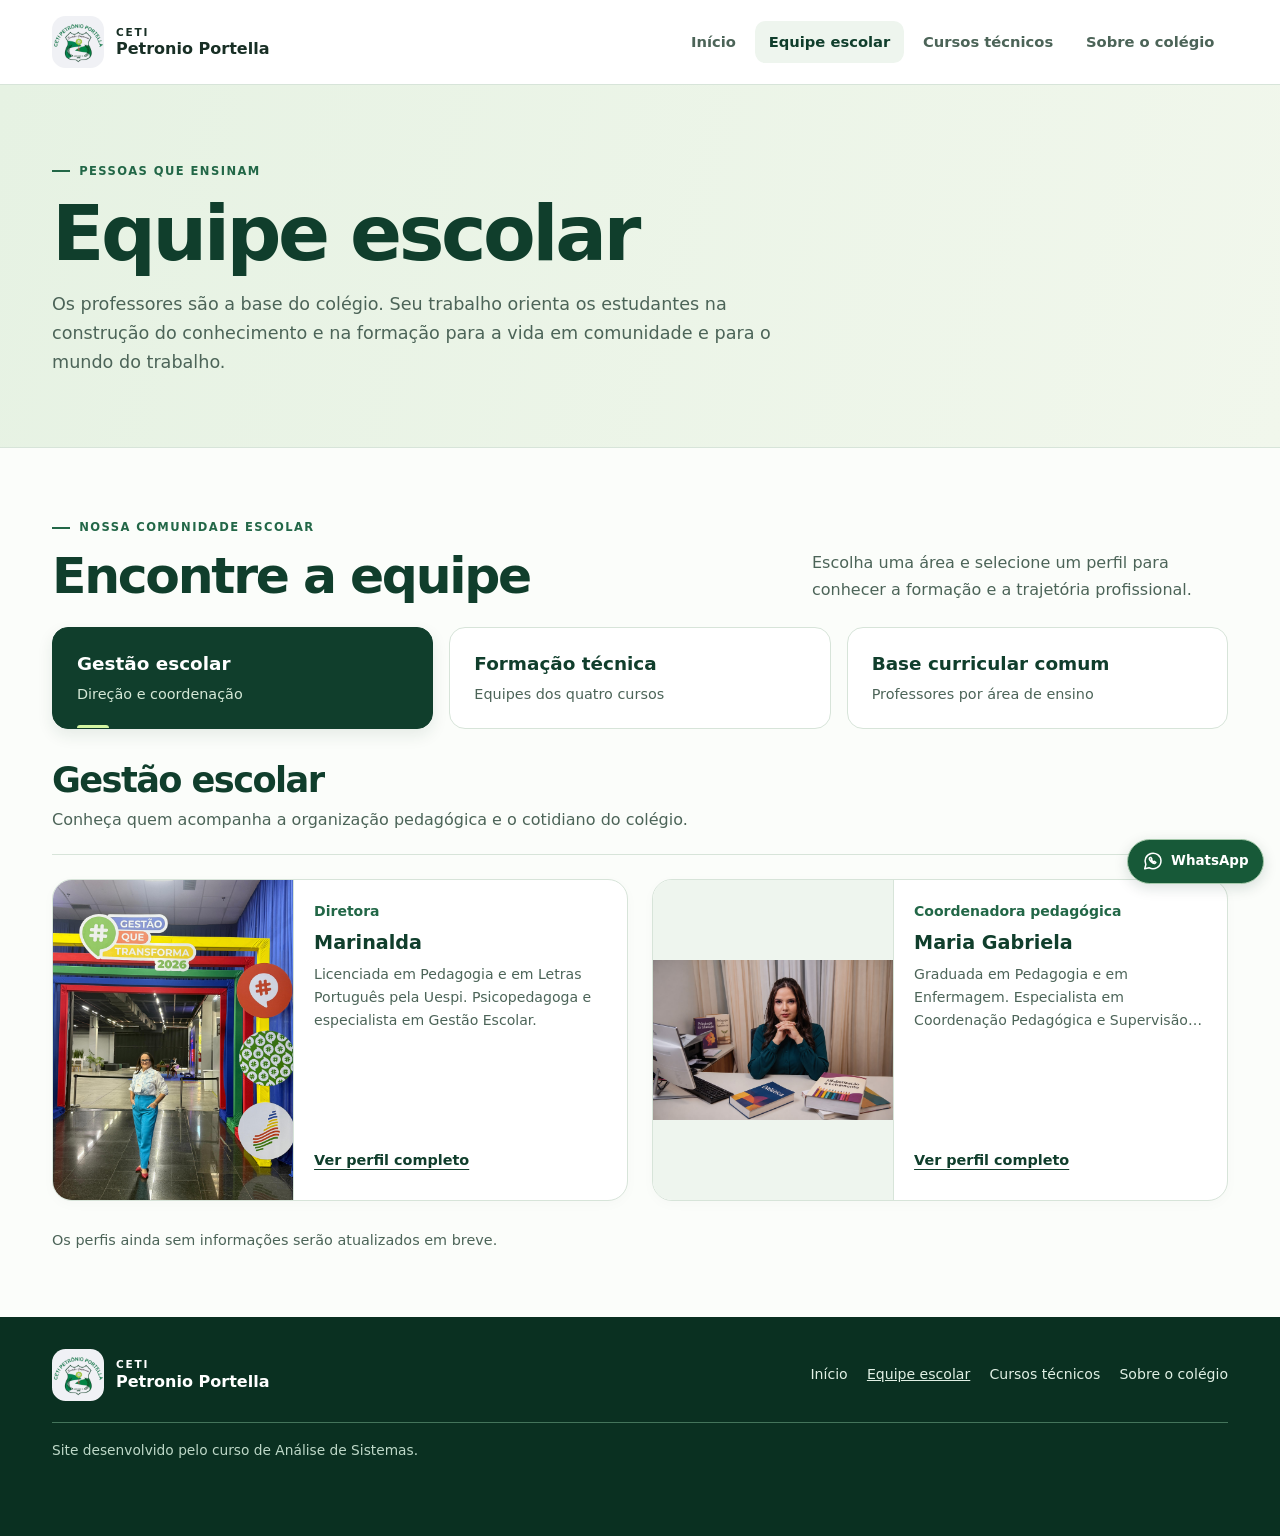
<file: professores.html>
<!doctype html>
<html lang="pt-BR">
<head>
  <meta charset="utf-8">
  <meta name="viewport" content="width=device-width, initial-scale=1">
  <meta name="description" content="Conheça a gestão e os docentes do CETI Petronio Portella.">
  <meta name="theme-color" content="#103e2c">
  <title>Equipe escolar | CETI Petronio Portella</title>
  <link rel="icon" type="image/png" sizes="64x64" href="assets/img/escola/favicon.png">
  <link rel="stylesheet" href="assets/vendor/bootstrap/bootstrap.min.css">
  <link rel="stylesheet" href="assets/css/site.css">
  <script defer src="assets/vendor/bootstrap/bootstrap.bundle.min.js"></script>
  <script defer src="assets/js/site.js"></script>
</head>
<body>
  <a class="skip-link" href="#conteudo">Pular para o conteúdo</a>
  <header class="site-header">
    <nav class="navbar navbar-expand-lg container site-container" aria-label="Menu principal">
      <a class="brand" href="index.html" aria-label="CETI Petronio Portella, início">
        <img class="brand-mark" src="assets/img/escola/logo.jpeg" alt="" width="52" height="52">
        <span class="brand-text"><span>CETI</span><strong>Petronio Portella</strong></span>
      </a>
      <button class="navbar-toggler" type="button" data-bs-toggle="collapse" data-bs-target="#menuPrincipal"
        aria-controls="menuPrincipal" aria-expanded="false" aria-label="Alternar menu principal">
        <span class="navbar-toggler-icon"></span>
      </button>
      <div class="collapse navbar-collapse justify-content-end" id="menuPrincipal">
        <ul class="navbar-nav">
          <li><a class="nav-link" href="index.html">Início</a></li>
          <li><a class="nav-link active" href="professores.html" aria-current="page">Equipe escolar</a></li>
          <li><a class="nav-link" href="cursos.html">Cursos técnicos</a></li>
          <li><a class="nav-link" href="sobre.html">Sobre o colégio</a></li>
        </ul>
      </div>
    </nav>
  </header>
  <main id="conteudo" tabindex="-1">
    <section class="subhero">
      <div class="container site-container">
        <span class="section-label">PESSOAS QUE ENSINAM</span>
        <h1>Equipe escolar</h1>
        <p>Os professores são a base do colégio. Seu trabalho orienta os estudantes na construção do conhecimento e na formação para a vida em comunidade e para o mundo do trabalho.</p>
      </div>
    </section>
    <div class="container site-container team-content">
      <div class="team-directory-heading">
        <div>
          <span class="section-label">NOSSA COMUNIDADE ESCOLAR</span>
          <h2>Encontre a equipe</h2>
        </div>
        <p>Escolha uma área e selecione um perfil para conhecer a formação e a trajetória profissional.</p>
      </div>
      <div class="team-categories" role="tablist" aria-label="Áreas da equipe escolar">
        <button class="team-category active" id="aba-gestao" data-bs-toggle="tab" data-bs-target="#painel-gestao" type="button"
          role="tab" aria-controls="painel-gestao" aria-selected="true">
          <strong>Gestão escolar</strong><span>Direção e coordenação</span>
        </button>
        <button class="team-category" id="aba-tecnica" data-bs-toggle="tab" data-bs-target="#painel-tecnica" type="button"
          role="tab" aria-controls="painel-tecnica" aria-selected="false">
          <strong>Formação técnica</strong><span>Equipes dos quatro cursos</span>
        </button>
        <button class="team-category" id="aba-base" data-bs-toggle="tab" data-bs-target="#painel-base" type="button"
          role="tab" aria-controls="painel-base" aria-selected="false">
          <strong>Base curricular comum</strong><span>Professores por área de ensino</span>
        </button>
      </div>
      <div class="tab-content team-panels">
        <div class="tab-pane show active" id="painel-gestao" role="tabpanel" aria-labelledby="aba-gestao" tabindex="0">
          <section class="team-section" aria-labelledby="titulo-gestao">
            <div class="team-section-heading">
              <h2 id="titulo-gestao">Gestão escolar</h2>
              <p>Conheça quem acompanha a organização pedagógica e o cotidiano do colégio.</p>
            </div>
            <div class="profile-grid">
              <article class="card profile-card" data-experiencia="Professora da rede estadual e municipal.">
                <button type="button" class="profile-photo has-portrait" data-bs-toggle="modal" data-bs-target="#modalPerfil"
                  aria-label="Ver perfil" aria-describedby="perfil-gestao-1">
                  <img src="assets/img/equipe/Marinalda.jpeg" alt="Retrato de Marinalda"
                    width="3120" height="4160" loading="lazy">
                </button>
                <div class="card-body">
                  <p class="profile-role">Diretora</p>
                  <h3 class="profile-name" id="perfil-gestao-1">Marinalda</h3>
                  <p class="profile-formation">Licenciada em Pedagogia e em Letras Português pela Uespi. Psicopedagoga e especialista em Gestão Escolar.</p>
                  <button class="profile-action" type="button" data-bs-toggle="modal" data-bs-target="#modalPerfil" aria-describedby="perfil-gestao-1">Ver perfil completo</button>
                </div>
              </article>
              <article class="card profile-card" data-experiencia="Doula, professora no curso técnico em Enfermagem e coordenadora pedagógica.">
                <button type="button" class="profile-photo has-portrait" data-bs-toggle="modal" data-bs-target="#modalPerfil"
                  aria-label="Ver perfil" aria-describedby="perfil-gestao-2">
                  <img src="assets/img/equipe/Maria%20Gabriela.jpeg" alt="Retrato de Maria Gabriela"
                    width="1535" height="1025" loading="lazy">
                </button>
                <div class="card-body">
                  <p class="profile-role">Coordenadora pedagógica</p>
                  <h3 class="profile-name" id="perfil-gestao-2">Maria Gabriela</h3>
                  <p class="profile-formation">Graduada em Pedagogia e em Enfermagem. Especialista em Coordenação Pedagógica e Supervisão Escolar, em Docência do Ensino Superior e em Enfermagem Obstétrica.</p>
                  <button class="profile-action" type="button" data-bs-toggle="modal" data-bs-target="#modalPerfil" aria-describedby="perfil-gestao-2">Ver perfil completo</button>
                </div>
              </article>
            </div>
          </section>
        </div>
        <div class="tab-pane" id="painel-tecnica" role="tabpanel" aria-labelledby="aba-tecnica" tabindex="0">
          <div class="technical-navigation" role="tablist" aria-label="Cursos da formação técnica">
            <button class="technical-tab active" id="aba-sistemas" data-bs-toggle="tab" data-bs-target="#painel-sistemas" type="button"
              role="tab" aria-controls="painel-sistemas" aria-selected="true">Desenvolvimento de Sistemas</button>
            <button class="technical-tab" id="aba-analises" data-bs-toggle="tab" data-bs-target="#painel-analises" type="button"
              role="tab" aria-controls="painel-analises" aria-selected="false">Análises Clínicas</button>
            <button class="technical-tab" id="aba-farmacia" data-bs-toggle="tab" data-bs-target="#painel-farmacia" type="button"
              role="tab" aria-controls="painel-farmacia" aria-selected="false">Farmácia</button>
            <button class="technical-tab" id="aba-marketing" data-bs-toggle="tab" data-bs-target="#painel-marketing" type="button"
              role="tab" aria-controls="painel-marketing" aria-selected="false">Marketing Digital</button>
          </div>
          <div class="tab-content technical-content">
        <div class="tab-pane show active" id="painel-sistemas" role="tabpanel" aria-labelledby="aba-sistemas" tabindex="0">
              <section class="team-section" aria-labelledby="titulo-sistemas">
                <div class="team-section-heading">
                  <h2 id="titulo-sistemas">Desenvolvimento de Sistemas</h2>
                  <p>Profissionais que orientam a formação em tecnologia e desenvolvimento de soluções digitais.</p>
                </div>
                <div class="profile-grid">
                  <article class="card profile-card" data-experiencia="Engenheiro de software sênior há quase 10 anos.">
                    <button type="button" class="profile-photo has-portrait" data-bs-toggle="modal" data-bs-target="#modalPerfil"
                      aria-label="Ver perfil" aria-describedby="perfil-sistemas-1">
                      <img src="assets/img/equipe/Davi%20Saraiva.jpeg" alt="Retrato de Davi Saraiva"
                        width="1089" height="1600" loading="lazy">
                    </button>
                    <div class="card-body">
                      <p class="profile-role">Docente de Desenvolvimento de Sistemas</p>
                      <h3 class="profile-name" id="perfil-sistemas-1">Davi Saraiva</h3>
                      <p class="profile-formation">Bacharel em Ciência da Computação. Pós-graduado em Análise de Dados e Inteligência Artificial.</p>
                      <button class="profile-action" type="button" data-bs-toggle="modal" data-bs-target="#modalPerfil" aria-describedby="perfil-sistemas-1">Ver perfil completo</button>
                    </div>
                  </article>
                  <article class="card profile-card" data-experiencia="Experiência a informar">
                    <button type="button" class="profile-photo has-portrait" data-bs-toggle="modal" data-bs-target="#modalPerfil"
                      aria-label="Ver perfil" aria-describedby="perfil-sistemas-2">
                      <img src="assets/img/equipe/Jo%C3%A3o%20Pedro%20Holanda.jpeg" alt="Retrato de João Pedro Holanda"
                        width="1599" height="1599" loading="lazy">
                    </button>
                    <div class="card-body">
                      <p class="profile-role">Docente de Desenvolvimento de Sistemas</p>
                      <h3 class="profile-name" id="perfil-sistemas-2">João Pedro Holanda</h3>
                      <p class="profile-formation">Graduado em Engenharia de Software. Especialista em Robótica.</p>
                      <button class="profile-action" type="button" data-bs-toggle="modal" data-bs-target="#modalPerfil" aria-describedby="perfil-sistemas-2">Ver perfil completo</button>
                    </div>
                  </article>
                </div>
              </section>
        </div>
        <div class="tab-pane" id="painel-analises" role="tabpanel" aria-labelledby="aba-analises" tabindex="0">
              <section class="team-section" aria-labelledby="titulo-analises">
                <div class="team-section-heading">
                  <h2 id="titulo-analises">Análises Clínicas</h2>
                  <p>A equipe que acompanha a formação na área de investigação laboratorial.</p>
                </div>
                <div class="profile-grid">
                  <article class="card profile-card" data-experiencia="Experiência a informar">
                    <button type="button" class="profile-photo has-portrait" data-bs-toggle="modal" data-bs-target="#modalPerfil"
                      aria-label="Ver perfil" aria-describedby="perfil-analises-1">
                      <img src="assets/img/equipe/ronner%20alves.jpeg" alt="Retrato de Ronner Alves"
                        width="900" height="1600" loading="lazy">
                    </button>
                    <div class="card-body">
                      <p class="profile-role">Docente de Análises Clínicas</p>
                      <h3 class="profile-name" id="perfil-analises-1">Ronner Alves</h3>
                      <p class="profile-formation">Bacharelado em Farmácia. Especialista em Farmácia Clínica e Hospitalar. MBA em Gestão.</p>
                      <button class="profile-action" type="button" data-bs-toggle="modal" data-bs-target="#modalPerfil" aria-describedby="perfil-analises-1">Ver perfil completo</button>
                    </div>
                  </article>
                  <article class="card profile-card" data-experiencia="Experiência a informar">
                    <button type="button" class="profile-photo has-portrait" data-bs-toggle="modal" data-bs-target="#modalPerfil"
                      aria-label="Ver perfil" aria-describedby="perfil-analises-2">
                      <img src="assets/img/equipe/Nayara.jpeg" alt="Retrato de Nayara"
                        width="900" height="1600" loading="lazy">
                    </button>
                    <div class="card-body">
                      <p class="profile-role">Docente de Análises Clínicas</p>
                      <h3 class="profile-name" id="perfil-analises-2">Nayara</h3>
                      <p class="profile-formation">Graduada em Farmácia pelo Centro Universitário Chrisfapi (UNICHRISFAPI). Mestre em Ciências Farmacêuticas pela Universidade Federal do Piauí (UFPI). Pós-graduada em Toxicologia pela Faculdade Venda Nova do Imigrante (FAVENI). Atualmente, pós-graduanda em Farmácia Clínica Direcionada à Prescrição Farmacêutica e em Docência do Ensino Superior, ambas pela FAVENI.</p>
                      <button class="profile-action" type="button" data-bs-toggle="modal" data-bs-target="#modalPerfil" aria-describedby="perfil-analises-2">Ver perfil completo</button>
                    </div>
                  </article>
                  <article class="card profile-card" data-experiencia="Experiência a informar">
                    <button type="button" class="profile-photo" data-bs-toggle="modal" data-bs-target="#modalPerfil"
                      aria-label="Ver perfil" aria-describedby="perfil-analises-3">
                      <span class="portrait-icon"><svg width="40" height="40" viewBox="0 0 24 24" fill="none" stroke="currentColor" stroke-width="1.65" stroke-linecap="round" stroke-linejoin="round" aria-hidden="true" focusable="false"><circle cx="12" cy="8" r="4"/><path d="M4 21v-1a8 8 0 0 1 16 0v1"/></svg></span>
                      <span>Foto a inserir</span>
                    </button>
                    <div class="card-body">
                      <p class="profile-role">Docente de Análises Clínicas</p>
                      <h3 class="profile-name" id="perfil-analises-3">Adriano</h3>
                      <p class="profile-formation">Formado em Biomedicina.</p>
                      <button class="profile-action" type="button" data-bs-toggle="modal" data-bs-target="#modalPerfil" aria-describedby="perfil-analises-3">Ver perfil completo</button>
                    </div>
                  </article>
                </div>
              </section>
        </div>
        <div class="tab-pane" id="painel-farmacia" role="tabpanel" aria-labelledby="aba-farmacia" tabindex="0">
              <section class="team-section" aria-labelledby="titulo-farmacia">
                <div class="team-section-heading">
                  <h2 id="titulo-farmacia">Farmácia</h2>
                  <p>Profissionais que contribuem para a formação técnica na área farmacêutica.</p>
                </div>
                <div class="profile-grid">
                  <article class="card profile-card" data-experiencia="Experiência a informar">
                    <button type="button" class="profile-photo has-portrait" data-bs-toggle="modal" data-bs-target="#modalPerfil"
                      aria-label="Ver perfil" aria-describedby="perfil-farmacia-1">
                      <img src="assets/img/equipe/ronner%20alves.jpeg" alt="Retrato de Ronner Alves"
                        width="900" height="1600" loading="lazy">
                    </button>
                    <div class="card-body">
                      <p class="profile-role">Docente de Farmácia</p>
                      <h3 class="profile-name" id="perfil-farmacia-1">Ronner Alves</h3>
                      <p class="profile-formation">Bacharelado em Farmácia. Especialista em Farmácia Clínica e Hospitalar. MBA em Gestão.</p>
                      <button class="profile-action" type="button" data-bs-toggle="modal" data-bs-target="#modalPerfil" aria-describedby="perfil-farmacia-1">Ver perfil completo</button>
                    </div>
                  </article>
                  <article class="card profile-card" data-experiencia="Experiência a informar">
                    <button type="button" class="profile-photo has-portrait" data-bs-toggle="modal" data-bs-target="#modalPerfil"
                      aria-label="Ver perfil" aria-describedby="perfil-farmacia-2">
                      <img src="assets/img/equipe/Nayara.jpeg" alt="Retrato de Nayara"
                        width="900" height="1600" loading="lazy">
                    </button>
                    <div class="card-body">
                      <p class="profile-role">Docente de Farmácia</p>
                      <h3 class="profile-name" id="perfil-farmacia-2">Nayara</h3>
                      <p class="profile-formation">Graduada em Farmácia pelo Centro Universitário Chrisfapi (UNICHRISFAPI). Mestre em Ciências Farmacêuticas pela Universidade Federal do Piauí (UFPI). Pós-graduada em Toxicologia pela Faculdade Venda Nova do Imigrante (FAVENI). Atualmente, pós-graduanda em Farmácia Clínica Direcionada à Prescrição Farmacêutica e em Docência do Ensino Superior, ambas pela FAVENI.</p>
                      <button class="profile-action" type="button" data-bs-toggle="modal" data-bs-target="#modalPerfil" aria-describedby="perfil-farmacia-2">Ver perfil completo</button>
                    </div>
                  </article>
                  <article class="card profile-card" data-experiencia="Experiência a informar">
                    <button type="button" class="profile-photo" data-bs-toggle="modal" data-bs-target="#modalPerfil"
                      aria-label="Ver perfil" aria-describedby="perfil-farmacia-3">
                      <span class="portrait-icon"><svg width="40" height="40" viewBox="0 0 24 24" fill="none" stroke="currentColor" stroke-width="1.65" stroke-linecap="round" stroke-linejoin="round" aria-hidden="true" focusable="false"><circle cx="12" cy="8" r="4"/><path d="M4 21v-1a8 8 0 0 1 16 0v1"/></svg></span>
                      <span>Foto a inserir</span>
                    </button>
                    <div class="card-body">
                      <p class="profile-role">Docente de Farmácia</p>
                      <h3 class="profile-name" id="perfil-farmacia-3">Adriano</h3>
                      <p class="profile-formation">Formado em Biomedicina.</p>
                      <button class="profile-action" type="button" data-bs-toggle="modal" data-bs-target="#modalPerfil" aria-describedby="perfil-farmacia-3">Ver perfil completo</button>
                    </div>
                  </article>
                </div>
              </section>
        </div>
        <div class="tab-pane" id="painel-marketing" role="tabpanel" aria-labelledby="aba-marketing" tabindex="0">
              <section class="team-section" aria-labelledby="titulo-marketing">
                <div class="team-section-heading">
                  <h2 id="titulo-marketing">Marketing Digital</h2>
                  <p>Espaço da equipe responsável pela formação em comunicação e estratégias digitais.</p>
                </div>
                <div class="profile-grid">
                  <article class="card profile-card" data-experiencia="Experiência a informar">
                    <button type="button" class="profile-photo" data-bs-toggle="modal" data-bs-target="#modalPerfil"
                      aria-label="Ver perfil" aria-describedby="perfil-marketing-1">
                      <span class="portrait-icon"><svg width="40" height="40" viewBox="0 0 24 24" fill="none" stroke="currentColor" stroke-width="1.65" stroke-linecap="round" stroke-linejoin="round" aria-hidden="true" focusable="false"><circle cx="12" cy="8" r="4"/><path d="M4 21v-1a8 8 0 0 1 16 0v1"/></svg></span>
                      <span>Foto a inserir</span>
                    </button>
                    <div class="card-body">
                      <p class="profile-role">Docente de Marketing Digital</p>
                      <h3 class="profile-name" id="perfil-marketing-1">Deuselina</h3>
                      <p class="profile-formation">Formada em Administração.</p>
                      <button class="profile-action" type="button" data-bs-toggle="modal" data-bs-target="#modalPerfil" aria-describedby="perfil-marketing-1">Ver perfil completo</button>
                    </div>
                  </article>
                </div>
              </section>
        </div>
          </div>
        </div>
        <div class="tab-pane" id="painel-base" role="tabpanel" aria-labelledby="aba-base" tabindex="0">
          <section class="team-section" aria-labelledby="titulo-base">
            <div class="team-section-heading">
              <h2 id="titulo-base">Base curricular comum</h2>
              <p>Diferentes áreas do conhecimento, reunidas na formação dos nossos estudantes.</p>
            </div>
            <div class="profile-grid">
              <article class="card profile-card" data-experiencia="Experiência a informar">
                <button type="button" class="profile-photo has-portrait" data-bs-toggle="modal" data-bs-target="#modalPerfil"
                  aria-label="Ver perfil" aria-describedby="perfil-base-1">
                  <img src="assets/img/equipe/Raynara%20Gomes.jpeg" alt="Retrato de Raynara Gomes"
                    width="1600" height="1066" loading="lazy">
                </button>
                <div class="card-body">
                  <p class="profile-role">Professora de Química</p>
                  <h3 class="profile-name" id="perfil-base-1">Raynara Gomes</h3>
                  <p class="profile-formation">Licenciada em Química pela Universidade Federal do Piauí.</p>
                  <button class="profile-action" type="button" data-bs-toggle="modal" data-bs-target="#modalPerfil" aria-describedby="perfil-base-1">Ver perfil completo</button>
                </div>
              </article>
              <article class="card profile-card" data-experiencia="Experiência a informar">
                <button type="button" class="profile-photo has-portrait" data-bs-toggle="modal" data-bs-target="#modalPerfil"
                  aria-label="Ver perfil" aria-describedby="perfil-base-2">
                  <img src="assets/img/equipe/Josiel%20Reinaldo.jpg" alt="Retrato de Josiel Reinaldo"
                    width="640" height="641" loading="lazy">
                </button>
                <div class="card-body">
                  <p class="profile-role">Professor de Biologia</p>
                  <h3 class="profile-name" id="perfil-base-2">Josiel Reinaldo</h3>
                  <p class="profile-formation">Licenciatura em Ciências Biológicas. Especialista em EPT — Educação Profissional e Tecnologia. Especialista no Ensino de Biologia e Química.</p>
                  <button class="profile-action" type="button" data-bs-toggle="modal" data-bs-target="#modalPerfil" aria-describedby="perfil-base-2">Ver perfil completo</button>
                </div>
              </article>
              <article class="card profile-card" data-experiencia="Experiência a informar">
                <button type="button" class="profile-photo has-portrait" data-bs-toggle="modal" data-bs-target="#modalPerfil"
                  aria-label="Ver perfil" aria-describedby="perfil-base-3">
                  <img src="assets/img/equipe/Gilberto.jpeg" alt="Retrato de Prof. Gilberto"
                    width="1200" height="1599" loading="lazy">
                </button>
                <div class="card-body">
                  <p class="profile-role">Professor de Língua Portuguesa</p>
                  <h3 class="profile-name" id="perfil-base-3">Prof. Gilberto</h3>
                  <p class="profile-formation">Licenciatura Plena em Letras/Português. Pós-graduação em Docência, Gestão e Supervisão Escolar.</p>
                  <button class="profile-action" type="button" data-bs-toggle="modal" data-bs-target="#modalPerfil" aria-describedby="perfil-base-3">Ver perfil completo</button>
                </div>
              </article>
              <article class="card profile-card" data-experiencia="Experiência a informar">
                <button type="button" class="profile-photo has-portrait" data-bs-toggle="modal" data-bs-target="#modalPerfil"
                  aria-label="Ver perfil" aria-describedby="perfil-base-4">
                  <img src="assets/img/equipe/Dheimison%20Ruan.jpeg" alt="Retrato de Dheimison Ruan"
                    width="1250" height="1417" loading="lazy">
                </button>
                <div class="card-body">
                  <p class="profile-role">Professor de Fisica</p>
                  <h3 class="profile-name" id="perfil-base-4">Dheimison Ruan</h3>
                  <p class="profile-formation">Licenciatura Plena em Física. Pós-graduação em Ensino de Física. Pós-graduação em Metodologias Práticas ao Ensino.</p>
                  <button class="profile-action" type="button" data-bs-toggle="modal" data-bs-target="#modalPerfil" aria-describedby="perfil-base-4">Ver perfil completo</button>
                </div>
              </article>
              <article class="card profile-card" data-experiencia="Experiência a informar">
                <button type="button" class="profile-photo has-portrait" data-bs-toggle="modal" data-bs-target="#modalPerfil"
                  aria-label="Ver perfil" aria-describedby="perfil-base-5">
                  <img src="assets/img/equipe/Francimeire.jpeg" alt="Retrato de Francimeire"
                    width="854" height="1280" loading="lazy">
                </button>
                <div class="card-body">
                  <p class="profile-role">Professora de Produção de Texto</p>
                  <h3 class="profile-name" id="perfil-base-5">Francimeire</h3>
                  <p class="profile-formation">Licenciatura em Pedagogia e Licenciatura em Letras Português. Pós-graduação em Psicopedagogia Institucional e Clínica, em ABA e em Literatura e Língua Portuguesa.</p>
                  <button class="profile-action" type="button" data-bs-toggle="modal" data-bs-target="#modalPerfil" aria-describedby="perfil-base-5">Ver perfil completo</button>
                </div>
              </article>
              <article class="card profile-card" data-experiencia="Experiência a informar">
                <button type="button" class="profile-photo has-portrait" data-bs-toggle="modal" data-bs-target="#modalPerfil"
                  aria-label="Ver perfil" aria-describedby="perfil-base-6">
                  <img src="assets/img/equipe/gabriel.jpeg" alt="Retrato de Gabriel"
                    width="899" height="1599" loading="lazy">
                </button>
                <div class="card-body">
                  <p class="profile-role">Professor de Educação Física</p>
                  <h3 class="profile-name" id="perfil-base-6">Gabriel</h3>
                  <p class="profile-formation">Licenciado em Educação Física pela UFPI.</p>
                  <button class="profile-action" type="button" data-bs-toggle="modal" data-bs-target="#modalPerfil" aria-describedby="perfil-base-6">Ver perfil completo</button>
                </div>
              </article>
              <article class="card profile-card" data-experiencia="Experiência a informar">
                <button type="button" class="profile-photo has-portrait" data-bs-toggle="modal" data-bs-target="#modalPerfil"
                  aria-label="Ver perfil" aria-describedby="perfil-base-7">
                  <img src="assets/img/equipe/Auriana.jpeg" alt="Retrato de Auriana Façanha"
                    width="1600" height="1200" loading="lazy">
                </button>
                <div class="card-body">
                  <p class="profile-role">Professora de História</p>
                  <h3 class="profile-name" id="perfil-base-7">Auriana Façanha</h3>
                  <p class="profile-formation">Licenciatura em Letras/Português e Direito.</p>
                  <button class="profile-action" type="button" data-bs-toggle="modal" data-bs-target="#modalPerfil" aria-describedby="perfil-base-7">Ver perfil completo</button>
                </div>
              </article>
              <article class="card profile-card" data-experiencia="Experiência a informar">
                <button type="button" class="profile-photo has-portrait" data-bs-toggle="modal" data-bs-target="#modalPerfil"
                  aria-label="Ver perfil" aria-describedby="perfil-base-8">
                  <img src="assets/img/equipe/Marxuel.jpeg" alt="Retrato de Mark Suel"
                    width="944" height="1136" loading="lazy">
                </button>
                <div class="card-body">
                  <p class="profile-role">Professor de Matemática</p>
                  <h3 class="profile-name" id="perfil-base-8">Mark Suel</h3>
                  <p class="profile-formation">Especialização em Ensino de Matemática pelo IFPI. Bacharelado em Matemática e Licenciatura em Matemática pela UFPI.</p>
                  <button class="profile-action" type="button" data-bs-toggle="modal" data-bs-target="#modalPerfil" aria-describedby="perfil-base-8">Ver perfil completo</button>
                </div>
              </article>
              <article class="card profile-card" data-experiencia="Experiência a informar">
                <button type="button" class="profile-photo has-portrait" data-bs-toggle="modal" data-bs-target="#modalPerfil"
                  aria-label="Ver perfil" aria-describedby="perfil-base-9">
                  <img src="assets/img/equipe/reginaldo.jpg" alt="Retrato de Reginaldo"
                  width="640" height="641" loading="lazy">
                </button>
                <div class="card-body">
                  <p class="profile-role">Professor de Matemática</p>
                  <h3 class="profile-name" id="perfil-base-9">Reginaldo</h3>
                  <p class="profile-formation">Matemático e mestre em Matemática.</p>
                  <button class="profile-action" type="button" data-bs-toggle="modal" data-bs-target="#modalPerfil" aria-describedby="perfil-base-9">Ver perfil completo</button>
                </div>
              </article>
              <article class="card profile-card" data-experiencia="Experiência a informar">
                <button type="button" class="profile-photo has-portrait" data-bs-toggle="modal" data-bs-target="#modalPerfil"
                  aria-label="Ver perfil" aria-describedby="perfil-base-10">
                  <img src="assets/img/equipe/Walter%20J%C3%BAnior.jpeg" alt="Retrato de Walter Júnior"
                    width="354" height="472" loading="lazy">
                </button>
                <div class="card-body">
                  <p class="profile-role">Professor de Espanhol</p>
                  <h3 class="profile-name" id="perfil-base-10">Walter Júnior</h3>
                  <p class="profile-formation">Licenciatura em Geografia e Bacharelado em Comunicação Social — Jornalismo. Especialista em Gestão para Educação Profissional e Tecnológica.</p>
                  <button class="profile-action" type="button" data-bs-toggle="modal" data-bs-target="#modalPerfil" aria-describedby="perfil-base-10">Ver perfil completo</button>
                </div>
              </article>
            </div>
          </section>
        </div>
      </div>
      <p class="team-pending-note">Os perfis ainda sem informações serão atualizados em breve.</p>
      <!-- Atualize nome, foto, área, formação e data-experiencia no cartão correspondente. -->
    </div>
  </main>
  <footer class="site-footer">
    <div class="container site-container">
      <div class="footer-main">
        <a class="brand" href="index.html" aria-label="CETI Petronio Portella, início">
          <img class="brand-mark" src="assets/img/escola/logo.jpeg" alt="" width="52" height="52">
          <span class="brand-text"><span>CETI</span><strong>Petronio Portella</strong></span>
        </a>
        <nav aria-label="Links do rodapé">
          <ul class="footer-links">
            <li><a class="nav-link" href="index.html">Início</a></li>
            <li><a class="nav-link active" href="professores.html" aria-current="page">Equipe escolar</a></li>
            <li><a class="nav-link" href="cursos.html">Cursos técnicos</a></li>
            <li><a class="nav-link" href="sobre.html">Sobre o colégio</a></li>
          </ul>
        </nav>
      </div>
      <p class="footer-credit">Site desenvolvido pelo curso de Análise de Sistemas.</p>
    </div>
  </footer>
  <a class="whatsapp-float" href="sobre.html#contatos" data-whatsapp aria-label="WhatsApp, consultar disponibilidade"><svg width="22" height="22" viewBox="0 0 24 24" fill="none" stroke="currentColor" stroke-width="1.65" stroke-linecap="round" stroke-linejoin="round" aria-hidden="true" focusable="false"><path d="M20.7 11.7a8.7 8.7 0 0 1-13 7.6L3 20.5l1.2-4.5a8.7 8.7 0 1 1 16.5-4.3z"/><path d="M8.4 8.5c-.6.6-.2 2.5 1.6 4.3s3.7 2.2 4.3 1.6l.8-.8-1.7-1.2-.8.6a7.5 7.5 0 0 1-2.3-2.3l.6-.8L9.7 8z"/></svg><span>WhatsApp</span></a>
  <div class="modal fade" id="modalPerfil" tabindex="-1" aria-labelledby="nomeModal" aria-hidden="true">
    <div class="modal-dialog modal-dialog-centered modal-dialog-scrollable">
      <div class="modal-content">
        <div class="modal-header">
          <h2 class="modal-title h4" id="nomeModal">Perfil da equipe escolar</h2>
          <button type="button" class="btn-close" data-bs-dismiss="modal" aria-label="Fechar perfil"></button>
        </div>
        <div class="modal-body">
          <div class="modal-photo" id="fotoModal"></div>
          <p class="modal-profile-role" id="cargoModal"></p>
          <dl class="profile-details">
            <dt>Formação</dt>
            <dd id="formacaoModal"></dd>
            <dt>Experiências profissionais</dt>
            <dd id="experienciaModal"></dd>
          </dl>
        </div>
      </div>
    </div>
  </div>
</body>
</html>
</file>
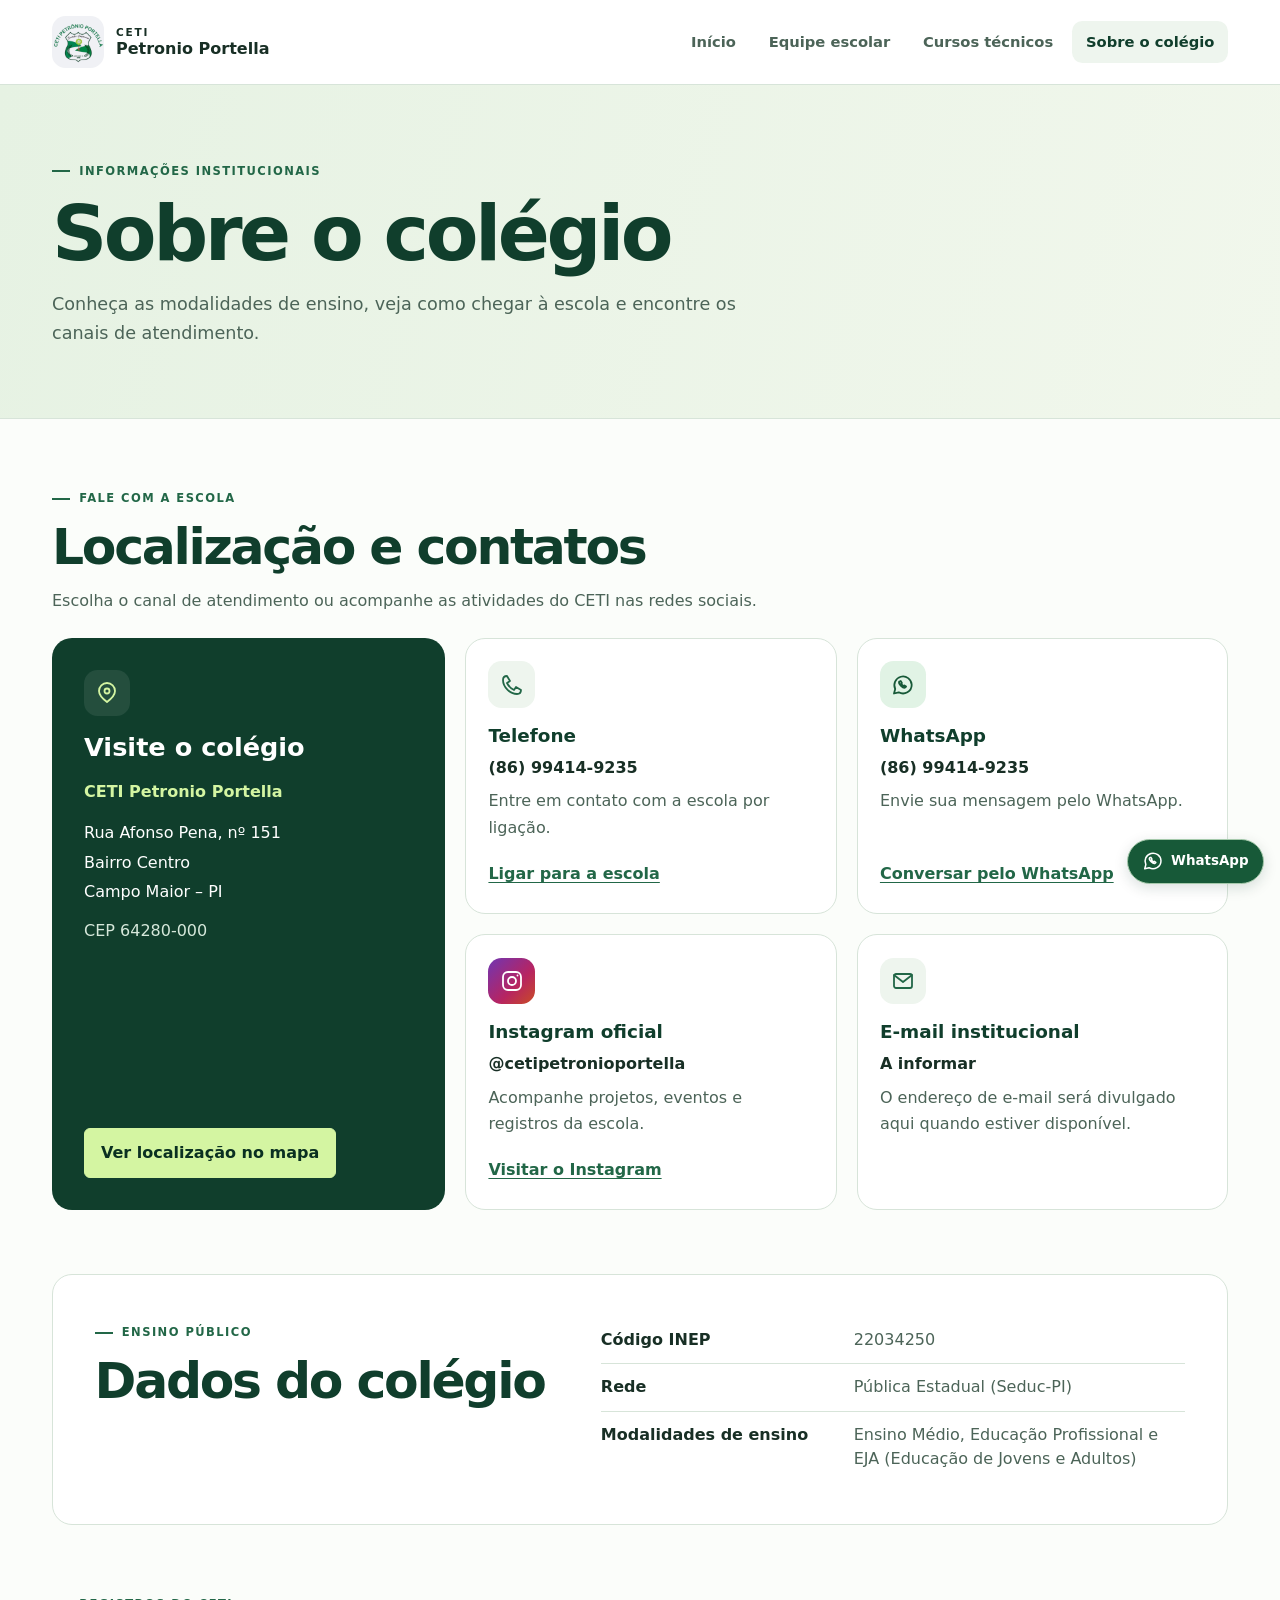
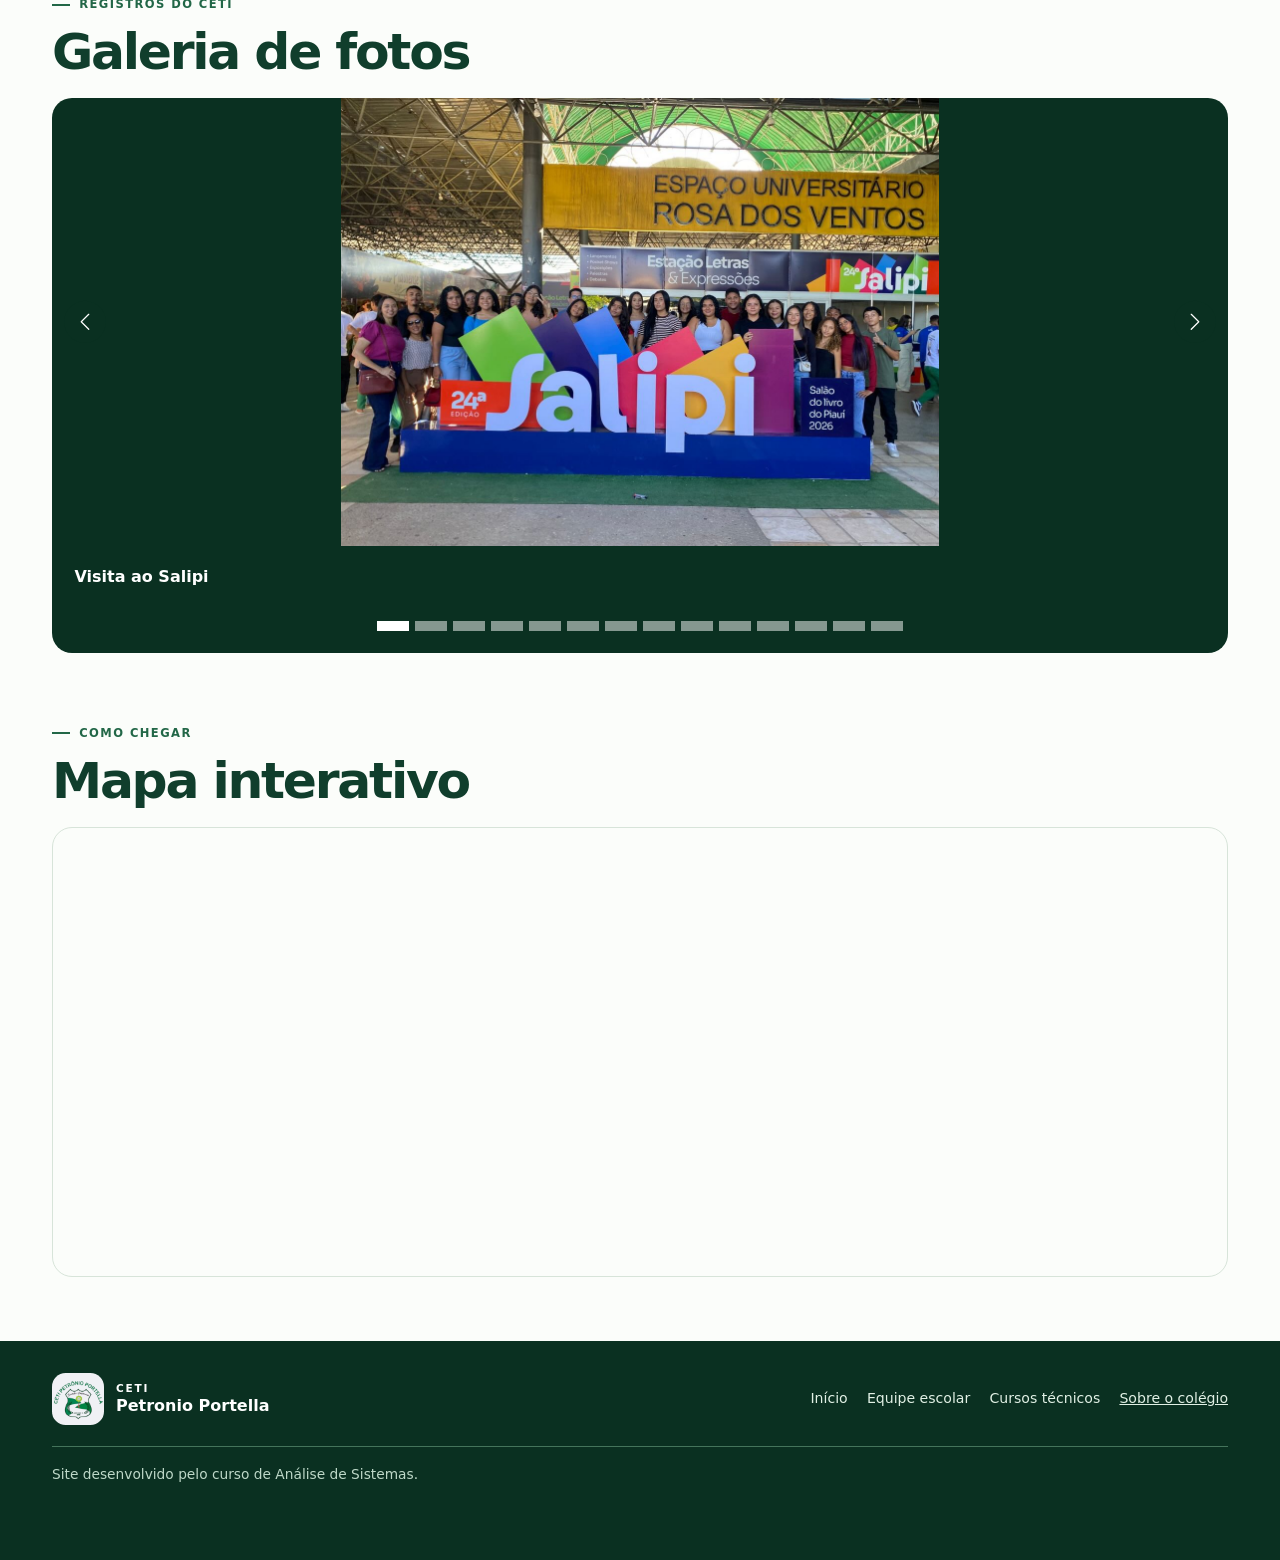
<file: sobre.html>
<!doctype html>
<html lang="pt-BR">
<head>
  <meta charset="utf-8">
  <meta name="viewport" content="width=device-width, initial-scale=1">
  <meta name="description" content="Localização, contatos e galeria do CETI Petronio Portella.">
  <meta name="theme-color" content="#103e2c">
  <title>Sobre o colégio | CETI Petronio Portella</title>
  <link rel="icon" type="image/png" sizes="64x64" href="assets/img/escola/favicon.png">
  <link rel="stylesheet" href="assets/vendor/bootstrap/bootstrap.min.css">
  <link rel="stylesheet" href="assets/css/site.css">
  <script defer src="assets/vendor/bootstrap/bootstrap.bundle.min.js"></script>
  <script defer src="assets/js/site.js"></script>
</head>
<body>
  <a class="skip-link" href="#conteudo">Pular para o conteúdo</a>
  <header class="site-header">
    <nav class="navbar navbar-expand-lg container site-container" aria-label="Menu principal">
      <a class="brand" href="index.html" aria-label="CETI Petronio Portella, início">
        <img class="brand-mark" src="assets/img/escola/logo.jpeg" alt="" width="52" height="52">
        <span class="brand-text"><span>CETI</span><strong>Petronio Portella</strong></span>
      </a>
      <button class="navbar-toggler" type="button" data-bs-toggle="collapse" data-bs-target="#menuPrincipal"
        aria-controls="menuPrincipal" aria-expanded="false" aria-label="Alternar menu principal">
        <span class="navbar-toggler-icon"></span>
      </button>
      <div class="collapse navbar-collapse justify-content-end" id="menuPrincipal">
        <ul class="navbar-nav">
          <li><a class="nav-link" href="index.html">Início</a></li>
          <li><a class="nav-link" href="professores.html">Equipe escolar</a></li>
          <li><a class="nav-link" href="cursos.html">Cursos técnicos</a></li>
          <li><a class="nav-link active" href="sobre.html" aria-current="page">Sobre o colégio</a></li>
        </ul>
      </div>
    </nav>
  </header>
  <main id="conteudo" tabindex="-1">
    <section class="subhero">
      <div class="container site-container">
        <span class="section-label">INFORMAÇÕES INSTITUCIONAIS</span>
        <h1>Sobre o colégio</h1>
        <p>Conheça as modalidades de ensino, veja como chegar à escola e encontre os canais de atendimento.</p>
      </div>
    </section>
    <div class="container site-container about-content">
      <section class="contact-hub" id="contatos" aria-labelledby="tituloContatos">
        <div class="contact-heading">
          <span class="section-label">FALE COM A ESCOLA</span>
          <h2 id="tituloContatos">Localização e contatos</h2>
          <p>Escolha o canal de atendimento ou acompanhe as atividades do CETI nas redes sociais.</p>
        </div>
        <div class="contact-layout">
          <section class="contact-address" aria-labelledby="tituloEndereco">
            <span class="contact-icon"><svg width="24" height="24" viewBox="0 0 24 24" fill="none" stroke="currentColor" stroke-width="1.8" stroke-linecap="round" stroke-linejoin="round" aria-hidden="true" focusable="false"><path d="M20 10c0 5-8 11-8 11S4 15 4 10a8 8 0 1 1 16 0z"/><circle cx="12" cy="10" r="2.5"/></svg></span>
            <h3 id="tituloEndereco">Visite o colégio</h3>
            <p class="contact-school-name">CETI Petronio Portella</p>
            <address>
              Rua Afonso Pena, nº 151<br>
              Bairro Centro<br>
              Campo Maior – PI<br>
              <span>CEP 64280-000</span>
            </address>
            <a class="btn btn-lime" href="#tituloMapa">Ver localização no mapa</a>
          </section>
          <div class="contact-channels">
            <section class="contact-channel" aria-labelledby="tituloTelefone">
              <span class="contact-icon"><svg width="24" height="24" viewBox="0 0 24 24" fill="none" stroke="currentColor" stroke-width="1.8" stroke-linecap="round" stroke-linejoin="round" aria-hidden="true" focusable="false"><path d="m7 3 3 5-3 2a15 15 0 0 0 7 7l2-3 5 3c0 3-2 4-4 4C10 21 3 14 3 7c0-2 1-4 4-4z"/></svg></span>
              <h3 id="tituloTelefone">Telefone</h3>
              <p class="contact-value">(86) 99414-9235</p>
              <p class="contact-description">Entre em contato com a escola por ligação.</p>
              <a class="contact-action" href="tel:+5586994149235">Ligar para a escola</a>
            </section>
            <section class="contact-channel" aria-labelledby="tituloWhatsApp">
              <span class="contact-icon contact-icon-whatsapp"><svg width="24" height="24" viewBox="0 0 24 24" fill="none" stroke="currentColor" stroke-width="1.8" stroke-linecap="round" stroke-linejoin="round" aria-hidden="true" focusable="false"><path d="M20.7 11.7a8.7 8.7 0 0 1-13 7.6L3 20.5l1.2-4.5a8.7 8.7 0 1 1 16.5-4.3z"/><path d="M8.4 8.5c-.6.6-.2 2.5 1.6 4.3s3.7 2.2 4.3 1.6l.8-.8-1.7-1.2-.8.6a7.5 7.5 0 0 1-2.3-2.3l.6-.8L9.7 8z"/></svg></span>
              <h3 id="tituloWhatsApp">WhatsApp</h3>
              <p class="contact-value">(86) 99414-9235</p>
              <p class="contact-description">Envie sua mensagem pelo WhatsApp.</p>
              <a class="contact-action" data-whatsapp href="https://wa.me/5586994149235">Conversar pelo WhatsApp</a>
            </section>
            <section class="contact-channel" aria-labelledby="tituloInstagram">
              <span class="contact-icon contact-icon-instagram"><svg width="24" height="24" viewBox="0 0 24 24" fill="none" stroke="currentColor" stroke-width="1.8" stroke-linecap="round" stroke-linejoin="round" aria-hidden="true" focusable="false"><rect x="3" y="3" width="18" height="18" rx="5"/><circle cx="12" cy="12" r="4"/><circle cx="17.5" cy="6.5" r=".9" fill="currentColor" stroke="none"/></svg></span>
              <h3 id="tituloInstagram">Instagram oficial</h3>
              <p class="contact-value">@cetipetronioportella</p>
              <p class="contact-description">Acompanhe projetos, eventos e registros da escola.</p>
              <a class="contact-action" href="https://www.instagram.com/cetipetronioportella/" target="_blank">Visitar o Instagram</a>
            </section>
            <section class="contact-channel" aria-labelledby="tituloEmail">
              <span class="contact-icon"><svg width="24" height="24" viewBox="0 0 24 24" fill="none" stroke="currentColor" stroke-width="1.8" stroke-linecap="round" stroke-linejoin="round" aria-hidden="true" focusable="false"><rect x="3" y="5" width="18" height="14" rx="2"/><path d="m3 6 9 7 9-7"/></svg></span>
              <h3 id="tituloEmail">E-mail institucional</h3>
              <!-- Atualize com o e-mail oficial e um link mailto quando for informado. -->
              <p class="contact-value">A informar</p>
              <p class="contact-description">O endereço de e-mail será divulgado aqui quando estiver disponível.</p>
            </section>
          </div>
        </div>
      </section>

      <section class="about-section contact-panel" aria-labelledby="tituloDados">
        <div>
          <span class="section-label">ENSINO PÚBLICO</span>
          <h2 id="tituloDados">Dados do colégio</h2>
        </div>
        <dl class="contact-list">
          <div><dt>Código INEP</dt><dd>22034250</dd></div>
          <div><dt>Rede</dt><dd>Pública Estadual (Seduc-PI)</dd></div>
          <div><dt>Modalidades de ensino</dt><dd>Ensino Médio, Educação Profissional e EJA (Educação de Jovens e Adultos)</dd></div>
        </dl>
      </section>

      <section class="about-section" aria-labelledby="tituloGaleria">
        <span class="section-label">REGISTROS DO CETI</span>
        <h2 id="tituloGaleria">Galeria de fotos</h2>
        <div id="galeriaEscola" class="carousel slide school-carousel" aria-label="Fotos do colégio">
          <div class="carousel-indicators">
            <button type="button" data-bs-target="#galeriaEscola" data-bs-slide-to="0" class="active" aria-current="true" aria-label="Foto 1: Visita ao Salipi"></button>
            <button type="button" data-bs-target="#galeriaEscola" data-bs-slide-to="1" aria-label="Foto 2: Atividade no pátio"></button>
            <button type="button" data-bs-target="#galeriaEscola" data-bs-slide-to="2" aria-label="Foto 3: Visita ao ar livre"></button>
            <button type="button" data-bs-target="#galeriaEscola" data-bs-slide-to="3" aria-label="Foto 4: Foto do grupo"></button>
            <button type="button" data-bs-target="#galeriaEscola" data-bs-slide-to="4" aria-label="Foto 5: Encontro no pátio"></button>
            <button type="button" data-bs-target="#galeriaEscola" data-bs-slide-to="5" aria-label="Foto 6: Registro de evento"></button>
            <button type="button" data-bs-target="#galeriaEscola" data-bs-slide-to="6" aria-label="Foto 7: Do Piauí para o Mundo"></button>
            <button type="button" data-bs-target="#galeriaEscola" data-bs-slide-to="7" aria-label="Foto 8: Equipe reunida na quadra"></button>
            <button type="button" data-bs-target="#galeriaEscola" data-bs-slide-to="8" aria-label="Foto 9: Atividade esportiva"></button>
            <button type="button" data-bs-target="#galeriaEscola" data-bs-slide-to="9" aria-label="Foto 10: Foto da equipe esportiva"></button>
            <button type="button" data-bs-target="#galeriaEscola" data-bs-slide-to="10" aria-label="Foto 11: Participação em evento"></button>
            <button type="button" data-bs-target="#galeriaEscola" data-bs-slide-to="11" aria-label="Foto 12: Do Piauí para o Mundo"></button>
            <button type="button" data-bs-target="#galeriaEscola" data-bs-slide-to="12" aria-label="Foto 13: Encontro no evento"></button>
            <button type="button" data-bs-target="#galeriaEscola" data-bs-slide-to="13" aria-label="Foto 14: Registro de encontro"></button>
          </div>
          <div class="carousel-inner" aria-live="polite">
            <!-- Para incluir outra foto, adicione um slide e um indicador com o próximo índice. -->
            <div class="carousel-item active">
              <figure class="m-0">
                <img class="gallery-photo" src="assets/img/Galeriafotos/WhatsApp%20Image%202026-11-09%20at%2022.23.46.jpeg"
                  alt="Grupo reunido atrás do letreiro do Salipi no Espaço Universitário Rosa dos Ventos" width="1200" height="900" loading="lazy">
                <figcaption class="gallery-caption">Visita ao Salipi</figcaption>
              </figure>
            </div>
            <div class="carousel-item">
              <figure class="m-0">
                <img class="gallery-photo" src="assets/img/Galeriafotos/WhatsApp%20Image%202026-11-09%20at%2022.33.29.jpeg"
                  alt="Estudantes posam ao lado de uma mesa decorada no pátio coberto" width="1280" height="1280" loading="lazy">
                <figcaption class="gallery-caption">Atividade no pátio</figcaption>
              </figure>
            </div>
            <div class="carousel-item">
              <figure class="m-0">
                <img class="gallery-photo" src="assets/img/Galeriafotos/WhatsApp%20Image%202026-11-09%20at%2022.33.30.jpeg"
                  alt="Estudantes reunidos em uma área arborizada perto de uma estátua" width="1280" height="1280" loading="lazy">
                <figcaption class="gallery-caption">Visita ao ar livre</figcaption>
              </figure>
            </div>
            <div class="carousel-item">
              <figure class="m-0">
                <img class="gallery-photo" src="assets/img/Galeriafotos/WhatsApp%20Image%202026-11-09%20at%2022.33.31.jpeg"
                  alt="Estudantes e acompanhantes posam em uma área externa diante de árvores" width="1280" height="1280" loading="lazy">
                <figcaption class="gallery-caption">Foto do grupo</figcaption>
              </figure>
            </div>
            <div class="carousel-item">
              <figure class="m-0">
                <img class="gallery-photo" src="assets/img/Galeriafotos/WhatsApp%20Image%202026-11-09%20at%2022.33.32.jpeg"
                  alt="Estudantes sentados ao redor do pátio coberto durante uma apresentação" width="1280" height="1280" loading="lazy">
                <figcaption class="gallery-caption">Encontro no pátio</figcaption>
              </figure>
            </div>
            <div class="carousel-item">
              <figure class="m-0">
                <img class="gallery-photo" src="assets/img/Galeriafotos/WhatsApp%20Image%202026-11-09%20at%2022.33.33.jpeg"
                  alt="Grupo posa diante de um painel colorido em um salão" width="1440" height="1440" loading="lazy">
                <figcaption class="gallery-caption">Registro de evento</figcaption>
              </figure>
            </div>
            <div class="carousel-item">
              <figure class="m-0">
                <img class="gallery-photo" src="assets/img/Galeriafotos/WhatsApp%20Image%202026-11-09%20at%2022.52.53.jpeg"
                  alt="Grupo reunido em frente à entrada do evento Do Piauí para o Mundo" width="1200" height="1600" loading="lazy">
                <figcaption class="gallery-caption">Do Piauí para o Mundo</figcaption>
              </figure>
            </div>
            <div class="carousel-item">
              <figure class="m-0">
                <img class="gallery-photo" src="assets/img/Galeriafotos/WhatsApp%20Image%202026-11-13%20at%2017.18.37%20(1).jpeg"
                  alt="Estudantes com uniformes esportivos reunidos em círculo na quadra" width="1156" height="868" loading="lazy">
                <figcaption class="gallery-caption">Equipe reunida na quadra</figcaption>
              </figure>
            </div>
            <div class="carousel-item">
              <figure class="m-0">
                <img class="gallery-photo" src="assets/img/Galeriafotos/WhatsApp%20Image%202026-11-13%20at%2017.18.37.jpeg"
                  alt="Grupo de estudantes se abraça em círculo junto à lateral da quadra" width="1156" height="868" loading="lazy">
                <figcaption class="gallery-caption">Atividade esportiva</figcaption>
              </figure>
            </div>
            <div class="carousel-item">
              <figure class="m-0">
                <img class="gallery-photo" src="assets/img/Galeriafotos/WhatsApp%20Image%202026-11-13%20at%2017.18.38%20(1).jpeg"
                  alt="Estudantes com uniformes verdes e pretos posam em grupo na quadra" width="1280" height="960" loading="lazy">
                <figcaption class="gallery-caption">Foto da equipe esportiva</figcaption>
              </figure>
            </div>
            <div class="carousel-item">
              <figure class="m-0">
                <img class="gallery-photo" src="assets/img/Galeriafotos/WhatsApp%20Image%202026-11-13%20at%2017.18.38%20(2).jpeg"
                  alt="Estudantes e acompanhantes posam em um pavilhão com estandes" width="3120" height="4160" loading="lazy">
                <figcaption class="gallery-caption">Participação em evento</figcaption>
              </figure>
            </div>
            <div class="carousel-item">
              <figure class="m-0">
                <img class="gallery-photo" src="assets/img/Galeriafotos/WhatsApp%20Image%202026-11-13%20at%2017.18.38.jpeg"
                  alt="Selfie de participantes diante do painel do evento Do Piauí para o Mundo" width="1152" height="864" loading="lazy">
                <figcaption class="gallery-caption">Do Piauí para o Mundo</figcaption>
              </figure>
            </div>
            <div class="carousel-item">
              <figure class="m-0">
                <img class="gallery-photo" src="assets/img/Galeriafotos/WhatsApp%20Image%202026-11-13%20at%2017.18.39.jpeg"
                  alt="Grupo posa junto aos assentos de um pavilhão de exposições" width="960" height="1280" loading="lazy">
                <figcaption class="gallery-caption">Encontro no evento</figcaption>
              </figure>
            </div>
            <div class="carousel-item">
              <figure class="m-0">
                <img class="gallery-photo" src="assets/img/Galeriafotos/WhatsApp%20Image%202026-11-15%20at%2012.21.58.jpeg"
                  alt="Grupo posa em um palco com bandeiras e iluminação verde" width="4160" height="3120" loading="lazy">
                <figcaption class="gallery-caption">Registro de encontro</figcaption>
              </figure>
            </div>
          </div>
          <button class="carousel-control-prev" type="button" data-bs-target="#galeriaEscola" data-bs-slide="prev">
            <span class="carousel-control-prev-icon" aria-hidden="true"></span>
            <span class="visually-hidden">Foto anterior</span>
          </button>
          <button class="carousel-control-next" type="button" data-bs-target="#galeriaEscola" data-bs-slide="next">
            <span class="carousel-control-next-icon" aria-hidden="true"></span>
            <span class="visually-hidden">Próxima foto</span>
          </button>
        </div>
      </section>

      <section class="about-section" aria-labelledby="tituloMapa">
        <span class="section-label">COMO CHEGAR</span>
        <h2 id="tituloMapa">Mapa interativo</h2>
        <div class="map-frame">
          <iframe
            src="https://www.google.com/maps/embed?pb=!4v1794274328021!6m8!1m7!1sRvPQaXb2I2fqokjdpjZtWw!2m2!1d-4.823705178720404!2d-42.16180596419089!3f348.75385!4f0!5f0.7820865974627469"
            title="Google Maps: CETI Petronio Portella em Campo Maior, Piauí"
            width="600" height="450" loading="lazy" allowfullscreen
            referrerpolicy="strict-origin-when-cross-origin"></iframe>
        </div>
      </section>
    </div>
  </main>
  <footer class="site-footer">
    <div class="container site-container">
      <div class="footer-main">
        <a class="brand" href="index.html" aria-label="CETI Petronio Portella, início">
          <img class="brand-mark" src="assets/img/escola/logo.jpeg" alt="" width="52" height="52">
          <span class="brand-text"><span>CETI</span><strong>Petronio Portella</strong></span>
        </a>
        <nav aria-label="Links do rodapé">
          <ul class="footer-links">
            <li><a class="nav-link" href="index.html">Início</a></li>
            <li><a class="nav-link" href="professores.html">Equipe escolar</a></li>
            <li><a class="nav-link" href="cursos.html">Cursos técnicos</a></li>
            <li><a class="nav-link active" href="sobre.html" aria-current="page">Sobre o colégio</a></li>
          </ul>
        </nav>
      </div>
      <p class="footer-credit">Site desenvolvido pelo curso de Análise de Sistemas.</p>
    </div>
  </footer>
  <a class="whatsapp-float" href="sobre.html#contatos" data-whatsapp aria-label="WhatsApp, consultar disponibilidade"><svg width="22" height="22" viewBox="0 0 24 24" fill="none" stroke="currentColor" stroke-width="1.65" stroke-linecap="round" stroke-linejoin="round" aria-hidden="true" focusable="false"><path d="M20.7 11.7a8.7 8.7 0 0 1-13 7.6L3 20.5l1.2-4.5a8.7 8.7 0 1 1 16.5-4.3z"/><path d="M8.4 8.5c-.6.6-.2 2.5 1.6 4.3s3.7 2.2 4.3 1.6l.8-.8-1.7-1.2-.8.6a7.5 7.5 0 0 1-2.3-2.3l.6-.8L9.7 8z"/></svg><span>WhatsApp</span></a>
</body>
</html>
</file>
<file: assets/css/site.css>
:root {
  --forest: #103e2c;
  --deep: #0a3021;
  --green: #226747;
  --ink: #182f25;
  --muted: #4c6458;
  --lime: #d4f5a2;
  --mist: #eef5ee;
  --paper: #fbfdfa;
  --line: #d7e4d9;
  --focus: #286ac2;
  --radius: 1.25rem;
}

body {
  color: var(--ink);
  background: var(--paper);
  font-family: system-ui, -apple-system, "Segoe UI", sans-serif;
}

h1, h2, h3 { color: var(--forest); font-weight: 750; }
h1, h2 { letter-spacing: -.045em; }
h2 { font-size: clamp(1.9rem, 4vw, 3.15rem); line-height: 1.08; }
h3 { font-size: 1.25rem; line-height: 1.25; }
p { line-height: 1.65; }
a { color: var(--green); }
img { max-width: 100%; }

:where(a, button):focus-visible,
.btn:focus-visible {
  outline: 3px solid var(--focus);
  outline-offset: 4px;
}

.skip-link {
  position: fixed;
  z-index: 1100;
  top: .75rem;
  left: .75rem;
  transform: translateY(-160%);
  padding: .75rem 1rem;
  background: white;
  color: var(--deep);
}
.skip-link:focus { transform: none; }

.site-container { max-width: 1240px; padding-inline: clamp(1.15rem, 4vw, 2rem); }
.site-header { background: white; border-bottom: 1px solid var(--line); }
.site-header .navbar { min-height: 5.25rem; gap: .85rem; }
.brand { display: inline-flex; align-items: center; gap: .75rem; color: inherit; text-decoration: none; }
.brand-mark {
  display: block;
  width: 3.25rem;
  height: 3.25rem;
  flex: none;
  object-fit: contain;
  border-radius: .85rem;
}
.brand-text { display: grid; gap: .1rem; line-height: 1.1; }
.brand-text > span { font-size: .66rem; font-weight: 800; letter-spacing: .17em; }
.brand-text strong { font-size: 1rem; }
.navbar-nav { gap: .35rem; }
.site-header .navbar-nav .nav-link {
  color: var(--muted);
  padding: .6rem .85rem;
  border-radius: .65rem;
  font-size: .92rem;
  font-weight: 650;
}
.site-header .navbar-nav .nav-link:hover,
.site-header .navbar-nav .nav-link.active { color: var(--forest); background: var(--mist); }
.site-header .navbar-toggler { border-color: var(--line); }
.site-header .navbar-toggler:focus-visible,
.site-header .nav-link:focus-visible { outline: 3px solid var(--focus); box-shadow: none; }

.hero {
  background: radial-gradient(ellipse at 87% 8%, #245c3b 0%, var(--forest) 47%, var(--deep) 100%);
  color: #e4f0e6;
}
.hero-grid {
  display: grid;
  grid-template-columns: 1.05fr 1fr;
  gap: clamp(2rem, 5vw, 5.5rem);
  align-items: center;
  padding-block: clamp(3rem, 6.6vw, 6rem);
}
.hero .section-label { color: var(--lime); }
.hero h1 {
  color: white;
  font-size: clamp(3rem, 6.3vw, 6rem);
  line-height: .99;
  margin: 1.05rem 0 1.25rem;
  letter-spacing: -.065em;
}
.hero h1 span { color: var(--lime); }
.hero-copy > p { font-size: clamp(1rem, 1.7vw, 1.21rem); max-width: 31rem; }
.hero-actions { display: flex; flex-wrap: wrap; gap: .7rem; margin-top: 1.8rem; }
.hero-actions .btn, .contact-whatsapp {
  display: inline-flex;
  align-items: center;
  justify-content: center;
  gap: .55rem;
  padding: .7rem 1rem;
  border-radius: .75rem;
  font-weight: 700;
}
.btn-lime {
  --bs-btn-color: var(--deep);
  --bs-btn-bg: var(--lime);
  --bs-btn-border-color: var(--lime);
  --bs-btn-hover-color: var(--deep);
  --bs-btn-hover-bg: #e5ffbd;
  --bs-btn-hover-border-color: #e5ffbd;
  --bs-btn-active-color: var(--deep);
  --bs-btn-active-bg: #e5ffbd;
  --bs-btn-active-border-color: #e5ffbd;
}
.btn-hero-outline {
  --bs-btn-color: white;
  --bs-btn-border-color: #8eb39a;
  --bs-btn-hover-color: white;
  --bs-btn-hover-bg: #2e6949;
  --bs-btn-hover-border-color: #b4d6bc;
  --bs-btn-active-color: white;
  --bs-btn-active-bg: #2e6949;
  --bs-btn-active-border-color: #b4d6bc;
}
.hero .btn:focus-visible, .site-footer a:focus-visible { outline: 3px solid var(--lime); box-shadow: none; }
.hero-visual {
  margin: 0;
  overflow: hidden;
  border: 1px solid #83a88e;
  border-radius: 1.45rem;
  background: #30654a;
}
.hero-visual > img { display: block; width: 100%; height: auto; }
.hero-visual figcaption {
  display: flex;
  align-items: center;
  gap: .6rem;
  border-top: 1px solid #83a88e;
  padding: .8rem 1rem;
  background: #204e39;
  font-size: .85rem;
}
.hero-visual figcaption svg { color: var(--lime); width: 1.12rem; flex: none; }

.section-pad { padding-block: clamp(2.75rem, 6vw, 5.25rem); }
.soft-section { background: var(--mist); }
.section-label {
  display: inline-flex;
  align-items: center;
  gap: .55rem;
  color: var(--green);
  font-weight: 800;
  font-size: .72rem;
  letter-spacing: .125em;
  margin-bottom: .75rem;
}
.section-label::before { content: ""; width: 1.15rem; height: 2px; background: currentColor; }
.section-intro { max-width: 43rem; color: var(--muted); margin: .85rem 0 1.8rem; }
.history-grid { display: grid; grid-template-columns: .85fr 1.15fr; gap: 1.5rem; }
.history-text { border-left: 2px solid #a9cd9f; padding-left: clamp(1rem, 3vw, 2rem); }
.history-text p { color: var(--muted); margin: .7rem 0 0; }
.content-tag {
  display: inline-block;
  border-radius: 2rem;
  background: var(--mist);
  color: var(--forest);
  padding: .3rem .65rem;
  font-size: .78rem;
  font-weight: 650;
}

.card { border-color: var(--line); border-radius: var(--radius); }
.project-card { overflow: hidden; }
.project-card .card-body, .course-card .card-body { padding: clamp(1.25rem, 3vw, 1.75rem); }
.project-card p, .course-card p { margin-bottom: 0; color: var(--muted); }
.photo-placeholder {
  display: grid;
  place-content: center;
  justify-items: center;
  gap: .65rem;
  padding: 1rem;
  background-color: #e0eee1;
  background-image: radial-gradient(#78a4866a 1px, transparent 1px);
  background-size: 16px 16px;
  color: var(--forest);
  text-align: center;
  font-size: .83rem;
  font-weight: 680;
}
.photo-icon, .tile-icon {
  display: grid;
  place-items: center;
  width: 3.15rem;
  height: 3.15rem;
  border-radius: .95rem;
  background: #f4faf1;
  color: var(--forest);
}
.project-media { aspect-ratio: 2 / 1; width: 100%; object-fit: cover; border-bottom: 1px solid var(--line); }
.project-carousel { background: var(--deep); }
.project-photo-button { display: block; width: 100%; padding: 0; border: 0; background: transparent; }
.project-carousel img { display: block; width: 100%; object-fit: contain; }
.project-photo-button img { aspect-ratio: 2 / 1; height: auto; }
.project-photo-button:focus-visible { outline-color: var(--lime); outline-offset: -4px; }
.project-carousel-expanded { border-radius: .75rem; overflow: hidden; }
.project-carousel-expanded img { height: clamp(14rem, 54vh, 34rem); }
.project-carousel .carousel-control-prev,
.project-carousel .carousel-control-next {
  top: 50%;
  bottom: auto;
  width: 2.75rem;
  height: 2.75rem;
  margin-inline: .4rem;
  transform: translateY(-50%);
  border: 1px solid #b0cbbc;
  border-radius: 50%;
  background: var(--deep);
  opacity: 1;
}
.project-carousel .carousel-control-prev:hover,
.project-carousel .carousel-control-next:hover { background: var(--green); }
.project-carousel .carousel-control-prev:focus-visible,
.project-carousel .carousel-control-next:focus-visible { outline-color: var(--lime); outline-offset: -4px; }
.media-robotica { background-color: #d7e8db; }
.media-saude { background-color: #e7efdb; }

.subhero {
  background: linear-gradient(105deg, #e6f2e3, #f1f7ec);
  border-bottom: 1px solid var(--line);
  padding-block: clamp(2.5rem, 5.5vw, 5rem);
}
.subhero h1 { font-size: clamp(2.6rem, 6vw, 5.25rem); line-height: 1.02; margin: .2rem 0 1rem; }
.subhero p { color: var(--muted); font-size: 1.1rem; max-width: 46rem; margin: 0; }

.team-content, .about-content { padding-block: clamp(2rem, 5vw, 4.5rem); }
.team-directory-heading { display: flex; justify-content: space-between; align-items: end; gap: 2rem; margin-bottom: 1.5rem; }
.team-directory-heading h2 { margin-bottom: 0; }
.team-directory-heading > p { max-width: 26rem; color: var(--muted); margin: 0; }
.team-categories { display: grid; grid-template-columns: repeat(3, minmax(0, 1fr)); gap: 1rem; margin-bottom: 2rem; }
.team-category {
  position: relative;
  display: grid;
  gap: .4rem;
  padding: 1.4rem 1.5rem;
  text-align: left;
  border: 1px solid var(--line);
  border-radius: 1rem;
  background: white;
  color: var(--forest);
}
.team-category strong { font-size: 1.15rem; }
.team-category span { color: var(--muted); font-size: .9rem; }
.team-category:hover { border-color: var(--green); background: var(--mist); }
.team-category.active { background: var(--forest); color: white; border-color: var(--forest); box-shadow: 0 .4rem 1rem #103e2c18; }
.team-category.active span { color: #d5e8d7; }
.team-category.active::after { content: ""; width: 2rem; height: 3px; background: var(--lime); position: absolute; bottom: 0; left: 1.5rem; border-radius: 3px 3px 0 0; }
.team-section-heading { padding-bottom: 1.25rem; margin-bottom: 1.5rem; border-bottom: 1px solid var(--line); }
.team-section h2 { font-size: clamp(1.45rem, 3vw, 2.2rem); margin-bottom: 1rem; }
.team-section-heading h2 { margin-bottom: .5rem; }
.team-section-heading p { color: var(--muted); margin: 0; }
.technical-navigation { display: flex; flex-wrap: wrap; gap: .6rem; padding: 1rem; margin-bottom: 1.75rem; border-radius: 1rem; background: var(--mist); }
.technical-tab { padding: .75rem 1rem; border: 1px solid transparent; border-radius: .65rem; background: transparent; color: var(--forest); font-weight: 650; }
.technical-tab:hover { border-color: #9bbca5; }
.technical-tab.active { background: white; border-color: #afcbb7; box-shadow: 0 .2rem .5rem #103e2c0a; }
.team-panels [role="tabpanel"]:focus-visible { outline: 3px solid var(--focus); outline-offset: 5px; border-radius: .5rem; }
.team-pending-note { color: var(--muted); margin: 1.75rem 0 0; font-size: .9rem; }
.profile-grid { display: grid; grid-template-columns: repeat(4, minmax(0, 1fr)); gap: 1rem; }
.technical-content .profile-grid { grid-template-columns: repeat(3, minmax(0, 1fr)); }
.profile-card { overflow: hidden; box-shadow: 0 .2rem .8rem #103e2c06; }
.profile-card:hover { border-color: #91b39c; box-shadow: 0 .4rem 1rem #103e2c10; }
.profile-photo, .modal-photo {
  display: flex;
  flex-direction: column;
  align-items: center;
  justify-content: center;
  gap: .6rem;
  width: 100%;
  aspect-ratio: 1.68;
  background-color: var(--mist);
  background-image: radial-gradient(#78a4866a 1px, transparent 1px);
  background-size: 15px 15px;
  color: var(--forest);
  overflow: hidden;
  font-size: .8rem;
  font-weight: 650;
}
.profile-photo {
  padding: 0;
  border: 0;
  border-bottom: 1px solid var(--line);
  border-radius: calc(var(--radius) - 1px) calc(var(--radius) - 1px) 0 0;
  cursor: pointer;
}
.profile-photo:hover { background-color: #deedde; }
.profile-photo:focus-visible { outline-offset: -4px; }
.portrait-icon { display: grid; place-items: center; width: 3.6rem; height: 3.6rem; border-radius: 50%; background: #d6ead6; }
.profile-photo img, .modal-photo img { width: 100%; height: 100%; object-fit: cover; }
.profile-photo.has-portrait { aspect-ratio: 4 / 5; background: var(--mist); }
.profile-photo.has-portrait img { object-fit: contain; }
.profile-card .card-body { display: flex; flex-direction: column; align-items: flex-start; padding: 1.25rem; }
.profile-role { color: var(--green); font-size: .875rem; font-weight: 650; margin-bottom: .5rem; }
.profile-name { font-size: 1.2rem; }
.profile-formation { color: var(--muted); font-size: .88rem; margin: 0; }
.profile-card .profile-formation { display: -webkit-box; -webkit-box-orient: vertical; -webkit-line-clamp: 3; overflow: hidden; line-height: 1.65; margin-bottom: 1rem; }
.profile-action { margin-top: auto; padding: .55rem 0; border: 0; background: transparent; color: var(--forest); font-size: .9rem; font-weight: 750; text-decoration: underline; text-underline-offset: .25rem; text-align: left; }
.profile-action:hover { color: var(--green); }
#painel-gestao .profile-grid { grid-template-columns: repeat(2, minmax(0, 1fr)); gap: 1.5rem; }
#painel-gestao .profile-card { display: grid; grid-template-columns: 42% minmax(0, 1fr); }
#painel-gestao .profile-photo { aspect-ratio: auto; height: 100%; min-height: 19rem; border-radius: 0; border-bottom: 0; border-right: 1px solid var(--line); }
.modal-photo { border-radius: .85rem; aspect-ratio: 1.55; }
.modal-photo img { object-fit: contain; }
.modal-profile-role { margin: 1rem 0 0; color: var(--green); font-weight: 700; }
.profile-details { margin: 1rem 0 0; }
.profile-details dd { color: var(--muted); }

@media (max-width: 991.98px) {
  .team-directory-heading { align-items: flex-start; flex-direction: column; gap: 1rem; }
  .team-directory-heading > p { max-width: 38rem; }
  #painel-gestao .profile-grid { grid-template-columns: 1fr; }
  .technical-content .profile-grid { grid-template-columns: repeat(2, minmax(0, 1fr)); }
}
@media (max-width: 575.98px) {
  .team-categories { grid-template-columns: 1fr; gap: .65rem; margin-bottom: 1.5rem; }
  .team-category { padding: 1rem 1.2rem; gap: .15rem; }
  .team-category strong { font-size: 1rem; }
  .technical-navigation { padding: .6rem; }
  .technical-tab { text-align: left; flex: 1 1 100%; }
  .team-content .profile-grid { grid-template-columns: 1fr; }
  .team-content .profile-photo { aspect-ratio: 4 / 3; }
  .team-content .profile-photo.has-portrait { aspect-ratio: 1 / 1; }
  #painel-gestao .profile-card { grid-template-columns: 1fr; }
  #painel-gestao .profile-photo { aspect-ratio: 1 / 1; min-height: 0; height: auto; border-right: 0; border-bottom: 1px solid var(--line); }
}

.activity { padding: .95rem 1rem; margin-top: 1.1rem; border-radius: .7rem; background: var(--mist); }
.activity strong { display: block; color: var(--forest); margin-bottom: .25rem; }

.course-navigation { display: flex; flex-wrap: wrap; gap: .65rem; margin-block: 1.5rem; }
.course-navigation a {
  padding: .7rem 1rem;
  border: 1px solid var(--line);
  border-radius: 2rem;
  background: white;
  font-weight: 650;
  text-decoration: none;
}
.course-navigation a:hover { background: var(--forest); color: white; }
.course-notice { padding: 1.1rem 1.3rem; margin-bottom: 2rem; border-left: 3px solid var(--green); background: var(--mist); }
.course-notice p { margin: .35rem 0 0; color: var(--muted); }
.course-detail { overflow: hidden; scroll-margin-top: 1.5rem; }
.course-detail + .course-detail { margin-top: 2rem; }
.course-banner {
  display: flex;
  align-items: center;
  gap: 1.5rem;
  padding: clamp(1.3rem, 4vw, 2.5rem);
  background: var(--forest);
  color: white;
}
#analises .course-banner { background: #174f49; }
#farmacia .course-banner { background: #27543b; }
#marketing .course-banner { background: #214c3c; }
.course-emblem {
  display: grid;
  place-items: center;
  flex: none;
  width: 6rem;
  height: 6rem;
  border: 1px solid #c5e8ba80;
  border-radius: 1.5rem;
  background: #ffffff10;
  color: var(--lime);
}
.course-emblem svg { width: 3rem; height: 3rem; }
.course-detail .course-banner h3 { color: white; font-size: clamp(1.7rem, 3.6vw, 2.6rem); margin-bottom: .6rem; letter-spacing: -.035em; }
.course-detail .course-banner p { color: #e2f2e2; }
.course-detail .course-banner .course-kicker { color: var(--lime); font-size: .875rem; font-weight: 750; letter-spacing: .09em; margin-bottom: .55rem; }
.course-detail .card-body { padding: clamp(1.3rem, 4vw, 2.5rem); }
.course-overview { max-width: 68rem; font-size: 1.08rem; }
.course-columns { display: grid; grid-template-columns: 1fr 1fr; gap: clamp(1.5rem, 4vw, 3rem); margin-top: 1.75rem; }
.course-detail h4 { color: var(--forest); font-size: 1.1rem; font-weight: 750; margin-bottom: .85rem; }
.course-topics { padding-left: 1.2rem; margin: 0; }
.course-topics li { padding-left: .3rem; }
.course-topics li + li { margin-top: 1rem; }
.course-topics li::marker { color: var(--green); }
.course-topics strong { display: block; margin-bottom: .25rem; }
.course-detail .activity { margin-top: 0; padding: 1.25rem; }
.course-skills { margin-top: 1.5rem; }
.course-outlook { margin-top: 1.75rem; padding-top: 1.5rem; border-top: 1px solid var(--line); }
.course-tags { display: flex; flex-wrap: wrap; gap: .5rem; margin-top: 1.4rem; }
.course-tags span { padding: .35rem .75rem; border-radius: 2rem; background: var(--mist); color: var(--forest); font-size: .875rem; font-weight: 650; }
.course-next-step { display: flex; align-items: center; justify-content: space-between; gap: 1.5rem; margin-top: 3rem; padding: clamp(1.3rem, 4vw, 2.5rem); background: var(--mist); border-radius: var(--radius); }
.course-next-step h2 { font-size: clamp(1.6rem, 3vw, 2.2rem); }
.course-next-step p { color: var(--muted); margin-bottom: 0; max-width: 40rem; }
.course-next-step .btn { flex: none; padding: .8rem 1.2rem; font-weight: 650; }
.course-references { margin-top: 1.5rem; color: var(--muted); }
.course-references summary { cursor: pointer; padding-block: .6rem; color: var(--forest); font-weight: 650; }
.course-references summary:focus-visible { outline: 3px solid var(--focus); outline-offset: 3px; }
.course-references p { margin-top: .6rem; }

@media (max-width: 767.98px) {
  .course-columns { grid-template-columns: 1fr; }
  .course-next-step { align-items: flex-start; flex-direction: column; }
  .course-banner { align-items: flex-start; flex-direction: column; gap: 1rem; }
  .course-emblem { width: 4.5rem; height: 4.5rem; border-radius: 1.1rem; }
  .course-emblem svg { width: 2.5rem; height: 2.5rem; }
}

.contact-panel {
  display: grid;
  grid-template-columns: .9fr 1.1fr;
  gap: 1.75rem;
  padding: clamp(1.25rem, 4vw, 2.6rem);
  background: white;
  border: 1px solid var(--line);
  border-radius: var(--radius);
}
.contact-panel p, .contact-list dd { color: var(--muted); }
.contact-heading { max-width: 46rem; margin-bottom: 1.5rem; }
.contact-heading > p { color: var(--muted); margin: .85rem 0 0; }
.contact-layout { display: grid; grid-template-columns: .85fr 1.65fr; gap: 1.25rem; }
.contact-address {
  display: flex;
  flex-direction: column;
  align-items: flex-start;
  padding: clamp(1.4rem, 3vw, 2rem);
  border-radius: var(--radius);
  background: var(--forest);
  color: white;
}
.contact-icon {
  display: grid;
  place-items: center;
  width: 2.9rem;
  height: 2.9rem;
  flex: none;
  border-radius: .85rem;
  background: var(--mist);
  color: var(--green);
  margin-bottom: 1rem;
}
.contact-address .contact-icon { background: #ffffff15; color: var(--lime); }
.contact-address h3 { color: white; font-size: 1.6rem; }
.contact-school-name { color: var(--lime); font-weight: 650; margin: .4rem 0 .8rem; }
.contact-address address { line-height: 1.85; margin-bottom: 1.5rem; }
.contact-address address span { display: inline-block; margin-top: .6rem; color: #d6e8db; }
.contact-address .btn { margin-top: auto; padding: .75rem 1rem; font-weight: 700; }
.contact-address a:focus-visible { outline-color: var(--lime); }
.contact-channels { display: grid; grid-template-columns: repeat(2, minmax(0, 1fr)); gap: 1.25rem; }
.contact-channel {
  display: flex;
  flex-direction: column;
  align-items: flex-start;
  min-width: 0;
  padding: 1.4rem;
  background: white;
  border: 1px solid var(--line);
  border-radius: var(--radius);
}
.contact-channel h3 { font-size: 1.15rem; margin-bottom: .5rem; }
.contact-icon-whatsapp { background: #e1f3e5; color: #175938; }
.contact-icon-instagram { background: linear-gradient(135deg, #7036b3, #b72461 60%, #c94c25); color: white; }
.contact-channel .contact-value { color: var(--ink); font-weight: 700; overflow-wrap: anywhere; margin: 0 0 .45rem; }
.contact-description { color: var(--muted); margin-bottom: 1rem; }
.contact-action { margin-top: auto; padding-block: .3rem; font-weight: 700; text-underline-offset: .2rem; }
#tituloMapa { scroll-margin-top: 1.5rem; }

@media (max-width: 991.98px) {
  .contact-layout { grid-template-columns: 1fr; }
}
@media (max-width: 575.98px) {
  .contact-channels { grid-template-columns: 1fr; }
}
.contact-list { margin: 0; }
.contact-list > div { display: grid; grid-template-columns: 1fr 1.4fr; gap: .5rem 1rem; padding: .7rem 0; }
.contact-list > div + div { border-top: 1px solid var(--line); }
.contact-list dd { margin: 0; overflow-wrap: anywhere; }
.btn-school {
  --bs-btn-color: white;
  --bs-btn-bg: var(--green);
  --bs-btn-border-color: var(--green);
  --bs-btn-hover-color: white;
  --bs-btn-hover-bg: var(--forest);
  --bs-btn-hover-border-color: var(--forest);
  --bs-btn-active-color: white;
  --bs-btn-active-bg: var(--deep);
  --bs-btn-active-border-color: var(--deep);
}
.contact-whatsapp[hidden] { display: none; }
.about-section { margin-top: clamp(2.6rem, 5vw, 4rem); }
.school-carousel, .map-frame { border-radius: var(--radius); overflow: hidden; margin-top: 1.15rem; }
.gallery-photo {
  display: block;
  width: 100%;
  height: clamp(12rem, 38vw, 28rem);
  object-fit: contain;
  background: var(--deep);
}
.gallery-caption { padding: 1.2rem 1.4rem 4rem; background: var(--deep); color: white; font-weight: 650; }
.school-carousel .carousel-indicators { margin-bottom: .75rem; flex-wrap: wrap; row-gap: .35rem; }
.school-carousel .carousel-indicators button { width: clamp(1rem, 5vw, 2rem); height: .65rem; }
.school-carousel .carousel-control-prev,
.school-carousel .carousel-control-next {
  top: calc(clamp(12rem, 38vw, 28rem) / 2);
  bottom: auto;
  width: 2.65rem;
  height: 2.65rem;
  margin-inline: .75rem;
  transform: translateY(-50%);
  border-radius: 50%;
  background: var(--deep);
  opacity: 1;
}
.school-carousel .carousel-control-prev:hover,
.school-carousel .carousel-control-next:hover { background: var(--green); }
.school-carousel .carousel-control-prev-icon,
.school-carousel .carousel-control-next-icon { width: 1.25rem; height: 1.25rem; }
.school-carousel .carousel-indicators button:focus-visible { outline-color: var(--lime); }

.map-frame { border: 1px solid var(--line); }
.map-frame iframe {
  display: block;
  width: 100%;
  height: clamp(16rem, 45vw, 28rem);
  border: 0;
}

.site-footer { padding: 2rem 0 4.6rem; background: var(--deep); color: white; }
.footer-main { display: flex; justify-content: space-between; align-items: center; flex-wrap: wrap; gap: 1.25rem; }
.footer-links { display: flex; flex-wrap: wrap; gap: .6rem 1.2rem; list-style: none; margin: 0; padding: 0; }
.footer-links a { color: #e1f0e5; font-size: .88rem; }
.footer-links a:hover, .footer-links .active { text-decoration: underline; }
.footer-credit { color: #bed8c8; border-top: 1px solid #44745b; padding-top: 1rem; margin: 1.35rem 0 0; font-size: .86rem; }
.whatsapp-float {
  position: fixed;
  z-index: 1020;
  right: max(1rem, env(safe-area-inset-right));
  bottom: max(1rem, env(safe-area-inset-bottom));
  display: inline-flex;
  align-items: center;
  gap: .45rem;
  padding: .67rem .9rem;
  border: 1px solid #a5c9ab;
  border-radius: 2rem;
  background: #175938;
  color: white;
  box-shadow: 0 .25rem .85rem #102d2a26;
  font-weight: 700;
  font-size: .84rem;
  text-decoration: none;
}
.whatsapp-float:hover { background: var(--deep); color: white; }

@media (max-width: 991.98px) {
  .navbar-collapse { padding-bottom: .6rem; }
  .hero-grid { gap: 2rem; }
  .profile-grid { grid-template-columns: repeat(3, minmax(0, 1fr)); }
}

@media (max-width: 767.98px) {
  .hero-grid, .history-grid, .contact-panel { grid-template-columns: 1fr; }
  .hero-visual { max-width: 35rem; }
  .profile-grid { grid-template-columns: repeat(2, minmax(0, 1fr)); }
}

@media (max-width: 390px) {
  .profile-grid { gap: .65rem; }
  .profile-card .card-body { padding: .75rem; }
  .profile-photo { min-height: 6.5rem; }
  .contact-list > div { grid-template-columns: 1fr; gap: .15rem; }
}
</file>
